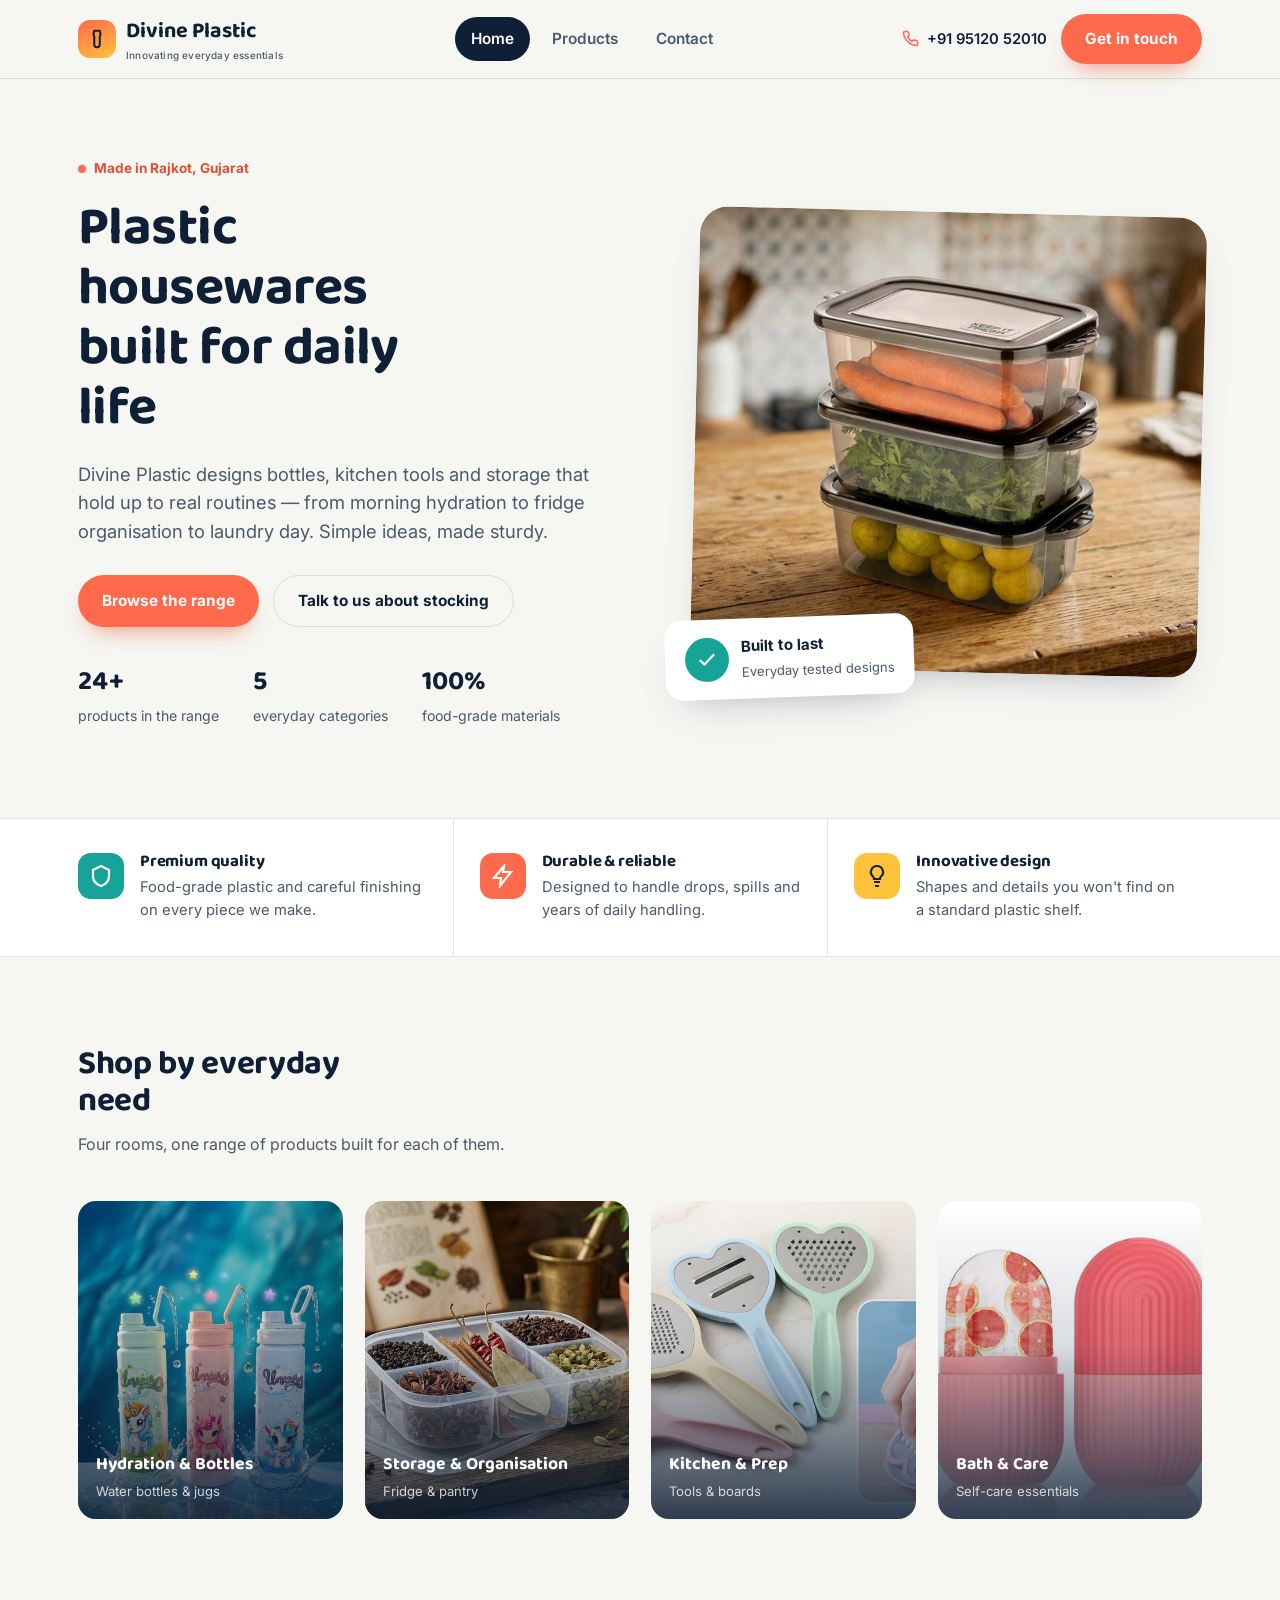
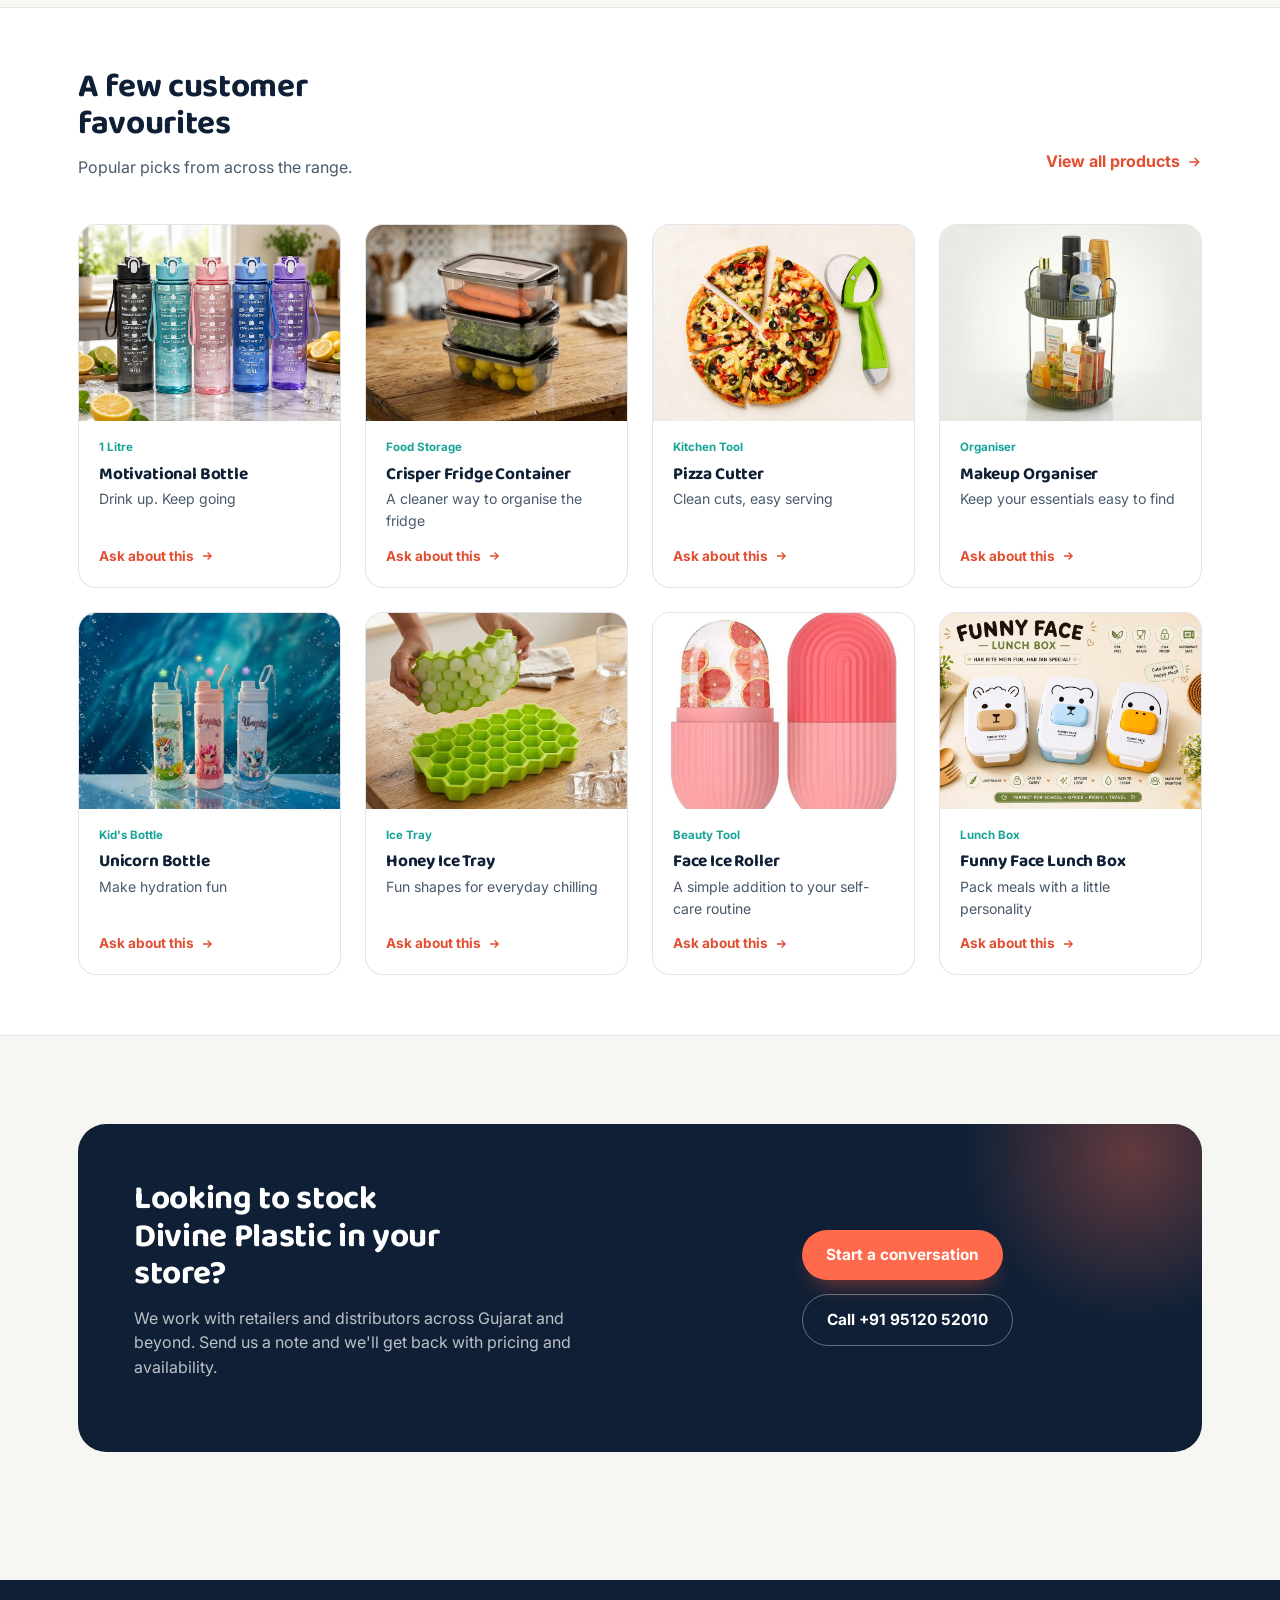
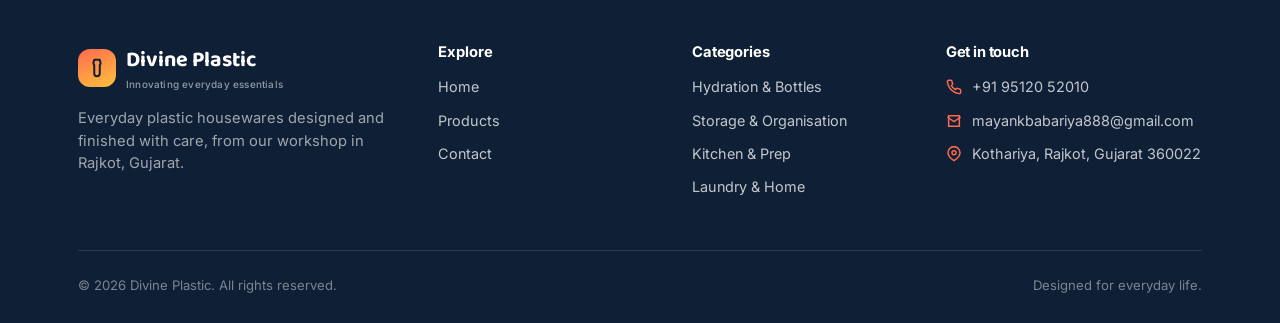
<file: index.html>
<!doctype html>
<html lang="en">
<head>
<meta charset="UTF-8">
<meta name="viewport" content="width=device-width, initial-scale=1.0">
<title>Divine Plastic — Everyday plastic essentials, made to last</title>
<meta name="description" content="Divine Plastic makes durable, thoughtfully designed plastic housewares — bottles, kitchen organisers, storage and more — from Rajkot, Gujarat.">
<link rel="canonical" href="https://www.divineplastic.example.com/index.html">

<meta property="og:type" content="website">
<meta property="og:title" content="Divine Plastic — Everyday plastic essentials, made to last">
<meta property="og:description" content="Durable, thoughtfully designed plastic housewares — bottles, kitchen organisers, storage and more — from Rajkot, Gujarat.">
<meta property="og:image" content="https://www.divineplastic.example.com/assets/hero.jpg">
<meta property="og:url" content="https://www.divineplastic.example.com/index.html">
<meta property="og:site_name" content="Divine Plastic">
<meta name="twitter:card" content="summary_large_image">
<meta name="twitter:title" content="Divine Plastic — Everyday plastic essentials, made to last">
<meta name="twitter:description" content="Durable, thoughtfully designed plastic housewares from Rajkot, Gujarat.">
<meta name="twitter:image" content="https://www.divineplastic.example.com/assets/hero.jpg">

<script type="application/ld+json">
{
  "@context": "https://schema.org",
  "@type": "LocalBusiness",
  "name": "Divine Plastic",
  "description": "Manufacturer of everyday plastic housewares — bottles, kitchen tools, storage and organisers, bath essentials, and laundry accessories.",
  "image": "https://www.divineplastic.example.com/assets/hero.jpg",
  "telephone": "+91-95120-52010",
  "email": "mayankbabariya888@gmail.com",
  "address": {
    "@type": "PostalAddress",
    "streetAddress": "Kothariya",
    "addressLocality": "Rajkot",
    "addressRegion": "Gujarat",
    "postalCode": "360022",
    "addressCountry": "IN"
  },
  "url": "https://www.divineplastic.example.com/index.html",
  "openingHoursSpecification": {
    "@type": "OpeningHoursSpecification",
    "dayOfWeek": ["Monday","Tuesday","Wednesday","Thursday","Friday","Saturday"],
    "opens": "10:00",
    "closes": "19:00"
  }
}
</script>

<link rel="preconnect" href="https://fonts.googleapis.com">
<link href="https://fonts.googleapis.com/css2?family=Baloo+2:wght@500;600;700;800&family=Inter:wght@400;500;600;700&display=swap" rel="stylesheet">
<link rel="stylesheet" href="css/style.css">
</head>
<body>

<header class="site-header">
  <div class="container">
    <a href="index.html" class="logo">
      <span class="mark">
        <svg viewBox="0 0 24 24" fill="none" stroke="#0F2036" stroke-width="2.2" stroke-linecap="round" stroke-linejoin="round"><path d="M9 3h6l1 4-1 2v9a3 3 0 0 1-3 3h0a3 3 0 0 1-3-3v-9L8 7z"/></svg>
      </span>
      <span>Divine Plastic<small>Innovating everyday essentials</small></span>
    </a>

    <nav class="main-nav" aria-label="Primary">
      <a href="index.html" class="active">Home</a>
      <a href="products.html">Products</a>
      <a href="contact.html">Contact</a>
    </nav>

    <div class="header-actions">
      <a class="phone-chip" href="tel:+919512052010">
        <svg viewBox="0 0 24 24" fill="none" stroke="currentColor" stroke-width="2.2"><path d="M22 16.92v3a2 2 0 0 1-2.18 2 19.79 19.79 0 0 1-8.63-3.07 19.5 19.5 0 0 1-6-6 19.79 19.79 0 0 1-3.07-8.67A2 2 0 0 1 4.11 2h3a2 2 0 0 1 2 1.72c.127.96.361 1.903.7 2.81a2 2 0 0 1-.45 2.11L8.09 9.91a16 16 0 0 0 6 6l1.27-1.27a2 2 0 0 1 2.11-.45c.907.339 1.85.573 2.81.7A2 2 0 0 1 22 16.92z"/></svg>
        +91 95120 52010
      </a>
      <a href="contact.html" class="btn btn-primary">Get in touch</a>
      <button class="nav-toggle" aria-label="Open menu" aria-expanded="false">
        <svg viewBox="0 0 24 24" fill="none" stroke="#16263B" stroke-width="2.2" stroke-linecap="round"><path d="M4 7h16M4 12h16M4 17h16"/></svg>
      </button>
    </div>
  </div>
</header>

<div class="mobile-nav">
  <a href="index.html">Home</a>
  <a href="products.html">Products</a>
  <a href="contact.html">Contact</a>
  <a class="phone-chip" href="tel:+919512052010">
    <svg viewBox="0 0 24 24" fill="none" stroke="currentColor" stroke-width="2.2"><path d="M22 16.92v3a2 2 0 0 1-2.18 2 19.79 19.79 0 0 1-8.63-3.07 19.5 19.5 0 0 1-6-6 19.79 19.79 0 0 1-3.07-8.67A2 2 0 0 1 4.11 2h3a2 2 0 0 1 2 1.72c.127.96.361 1.903.7 2.81a2 2 0 0 1-.45 2.11L8.09 9.91a16 16 0 0 0 6 6l1.27-1.27a2 2 0 0 1 2.11-.45c.907.339 1.85.573 2.81.7A2 2 0 0 1 22 16.92z"/></svg>
    +91 95120 52010
  </a>
  <a href="contact.html" class="btn btn-primary">Get in touch</a>
</div>

<main>

  <section class="hero">
    <div class="container">
      <div class="hero-copy">
        <span class="hero-eyebrow">Made in Rajkot, Gujarat</span>
        <h1>Plastic housewares built for daily life</h1>
        <p class="lede">Divine Plastic designs bottles, kitchen tools and storage that hold up to real routines — from morning hydration to fridge organisation to laundry day. Simple ideas, made sturdy.</p>
        <div class="hero-ctas">
          <a href="products.html" class="btn btn-primary">Browse the range</a>
          <a href="contact.html" class="btn btn-ghost">Talk to us about stocking</a>
        </div>
        <div class="hero-stats">
          <div><strong>24+</strong><span>products in the range</span></div>
          <div><strong>5</strong><span>everyday categories</span></div>
          <div><strong>100%</strong><span>food-grade materials</span></div>
        </div>
      </div>

      <div class="hero-media">
        <div class="frame"><img src="assets/hero.jpg" alt="Stacked Divine Plastic fridge containers filled with fresh vegetables" width="1400" height="933"></div>
        <div class="float-card">
          <span class="dot">
            <svg viewBox="0 0 24 24" fill="none" stroke="currentColor" stroke-width="2.4"><path d="M20 6L9 17l-5-5"/></svg>
          </span>
          <div>
            <strong>Built to last</strong>
            <span>Everyday tested designs</span>
          </div>
        </div>
      </div>
    </div>
  </section>

  <section class="trust">
    <div class="container">
      <div class="trust-item">
        <span class="icon" style="background:#17A398">
          <svg viewBox="0 0 24 24" fill="none" stroke="currentColor" stroke-width="2.2"><path d="M12 2l8 4v6c0 5-3.4 8.4-8 10-4.6-1.6-8-5-8-10V6z"/></svg>
        </span>
        <div>
          <h3>Premium quality</h3>
          <p>Food-grade plastic and careful finishing on every piece we make.</p>
        </div>
      </div>
      <div class="trust-item">
        <span class="icon" style="background:#FF6A4D">
          <svg viewBox="0 0 24 24" fill="none" stroke="currentColor" stroke-width="2.2"><path d="M13 2L3 14h7l-1 8 11-14h-8z"/></svg>
        </span>
        <div>
          <h3>Durable &amp; reliable</h3>
          <p>Designed to handle drops, spills and years of daily handling.</p>
        </div>
      </div>
      <div class="trust-item">
        <span class="icon" style="background:#FFC23C">
          <svg viewBox="0 0 24 24" fill="none" stroke="#16263B" stroke-width="2.2"><path d="M9 18h6M10 22h4M12 2a6 6 0 0 0-4 10.5c.6.5 1 1.4 1 2.5h6c0-1.1.4-2 1-2.5A6 6 0 0 0 12 2z"/></svg>
        </span>
        <div>
          <h3>Innovative design</h3>
          <p>Shapes and details you won't find on a standard plastic shelf.</p>
        </div>
      </div>
    </div>
  </section>

  <section class="section">
    <div class="container">
      <div class="section-head">
        <div>
          <h2>Shop by everyday need</h2>
          <p>Four rooms, one range of products built for each of them.</p>
        </div>
      </div>
      <div class="cat-grid">
        <a class="cat-tile" href="products.html?category=hydration">
          <img src="assets/products/unicorn-bottle.jpg" alt="Divine Plastic hydration bottles">
          <span class="label"><strong>Hydration &amp; Bottles</strong><span>Water bottles &amp; jugs</span></span>
        </a>
        <a class="cat-tile" href="products.html?category=storage">
          <img src="assets/products/5in1-container.jpg" alt="Divine Plastic storage containers">
          <span class="label"><strong>Storage &amp; Organisation</strong><span>Fridge &amp; pantry</span></span>
        </a>
        <a class="cat-tile" href="products.html?category=kitchen">
          <img src="assets/products/grater.jpg" alt="Divine Plastic kitchen tools">
          <span class="label"><strong>Kitchen &amp; Prep</strong><span>Tools &amp; boards</span></span>
        </a>
        <a class="cat-tile" href="products.html?category=bath">
          <img src="assets/products/face-ice-roller.jpeg" alt="Divine Plastic bath and care products">
          <span class="label"><strong>Bath &amp; Care</strong><span>Self-care essentials</span></span>
        </a>
      </div>
    </div>
  </section>

  <section class="section section-tight" style="background:var(--white); border-top:1px solid var(--line); border-bottom:1px solid var(--line);">
    <div class="container">
      <div class="section-head">
        <div>
          <h2>A few customer favourites</h2>
          <p>Popular picks from across the range.</p>
        </div>
        <a class="link-more" href="products.html">
          View all products
          <svg viewBox="0 0 24 24" fill="none" stroke="currentColor" stroke-width="2.4"><path d="M5 12h14M13 6l6 6-6 6"/></svg>
        </a>
      </div>
      <div class="product-grid" id="featured-grid">
      <article class="product-card" data-group="hydration">
        <div class="thumb"><img src="assets/products/motivational-bottle.jpg" alt="Motivational Bottle" loading="lazy" width="1075" height="717"></div>
        <div class="body">
          <span class="tag">1 Litre</span>
          <h3>Motivational Bottle</h3>
          <p>Drink up. Keep going</p>
          <a class="enquire" href="contact.html?product=Motivational%20Bottle">
            Ask about this
            <svg viewBox="0 0 24 24" fill="none" stroke="currentColor" stroke-width="2.4"><path d="M5 12h14M13 6l6 6-6 6"/></svg>
          </a>
        </div>
      </article>
      <article class="product-card" data-group="storage">
        <div class="thumb"><img src="assets/products/crisper-fridge-container.jpg" alt="Crisper Fridge Container" loading="lazy" width="1376" height="768"></div>
        <div class="body">
          <span class="tag">Food Storage</span>
          <h3>Crisper Fridge Container</h3>
          <p>A cleaner way to organise the fridge</p>
          <a class="enquire" href="contact.html?product=Crisper%20Fridge%20Container">
            Ask about this
            <svg viewBox="0 0 24 24" fill="none" stroke="currentColor" stroke-width="2.4"><path d="M5 12h14M13 6l6 6-6 6"/></svg>
          </a>
        </div>
      </article>
      <article class="product-card" data-group="kitchen">
        <div class="thumb"><img src="assets/products/pizza-cutter.jpg" alt="Pizza Cutter" loading="lazy" width="1076" height="717"></div>
        <div class="body">
          <span class="tag">Kitchen Tool</span>
          <h3>Pizza Cutter</h3>
          <p>Clean cuts, easy serving</p>
          <a class="enquire" href="contact.html?product=Pizza%20Cutter">
            Ask about this
            <svg viewBox="0 0 24 24" fill="none" stroke="currentColor" stroke-width="2.4"><path d="M5 12h14M13 6l6 6-6 6"/></svg>
          </a>
        </div>
      </article>
      <article class="product-card" data-group="storage">
        <div class="thumb"><img src="assets/products/makeup-organiser.jpg" alt="Makeup Organiser" loading="lazy" width="1239" height="692"></div>
        <div class="body">
          <span class="tag">Organiser</span>
          <h3>Makeup Organiser</h3>
          <p>Keep your essentials easy to find</p>
          <a class="enquire" href="contact.html?product=Makeup%20Organiser">
            Ask about this
            <svg viewBox="0 0 24 24" fill="none" stroke="currentColor" stroke-width="2.4"><path d="M5 12h14M13 6l6 6-6 6"/></svg>
          </a>
        </div>
      </article>
      <article class="product-card" data-group="hydration">
        <div class="thumb"><img src="assets/products/unicorn-bottle.jpg" alt="Unicorn Bottle" loading="lazy" width="1376" height="768"></div>
        <div class="body">
          <span class="tag">Kid's Bottle</span>
          <h3>Unicorn Bottle</h3>
          <p>Make hydration fun</p>
          <a class="enquire" href="contact.html?product=Unicorn%20Bottle">
            Ask about this
            <svg viewBox="0 0 24 24" fill="none" stroke="currentColor" stroke-width="2.4"><path d="M5 12h14M13 6l6 6-6 6"/></svg>
          </a>
        </div>
      </article>
      <article class="product-card" data-group="kitchen">
        <div class="thumb"><img src="assets/products/honey-ice-tray.jpg" alt="Honey Ice Tray" loading="lazy" width="1239" height="692"></div>
        <div class="body">
          <span class="tag">Ice Tray</span>
          <h3>Honey Ice Tray</h3>
          <p>Fun shapes for everyday chilling</p>
          <a class="enquire" href="contact.html?product=Honey%20Ice%20Tray">
            Ask about this
            <svg viewBox="0 0 24 24" fill="none" stroke="currentColor" stroke-width="2.4"><path d="M5 12h14M13 6l6 6-6 6"/></svg>
          </a>
        </div>
      </article>
      <article class="product-card" data-group="bath">
        <div class="thumb"><img src="assets/products/face-ice-roller.jpeg" alt="Face Ice Roller" loading="lazy" width="1376" height="768"></div>
        <div class="body">
          <span class="tag">Beauty Tool</span>
          <h3>Face Ice Roller</h3>
          <p>A simple addition to your self-care routine</p>
          <a class="enquire" href="contact.html?product=Face%20Ice%20Roller">
            Ask about this
            <svg viewBox="0 0 24 24" fill="none" stroke="currentColor" stroke-width="2.4"><path d="M5 12h14M13 6l6 6-6 6"/></svg>
          </a>
        </div>
      </article>
      <article class="product-card" data-group="kitchen">
        <div class="thumb"><img src="assets/products/funny-face-lunchbox.jpg" alt="Funny Face Lunch Box" loading="lazy" width="1076" height="717"></div>
        <div class="body">
          <span class="tag">Lunch Box</span>
          <h3>Funny Face Lunch Box</h3>
          <p>Pack meals with a little personality</p>
          <a class="enquire" href="contact.html?product=Funny%20Face%20Lunch%20Box">
            Ask about this
            <svg viewBox="0 0 24 24" fill="none" stroke="currentColor" stroke-width="2.4"><path d="M5 12h14M13 6l6 6-6 6"/></svg>
          </a>
        </div>
      </article>
      </div>
    </div>
  </section>

  <section class="section">
    <div class="container">
      <div class="cta-banner">
        <div>
          <h2>Looking to stock Divine Plastic in your store?</h2>
          <p>We work with retailers and distributors across Gujarat and beyond. Send us a note and we'll get back with pricing and availability.</p>
        </div>
        <div class="actions">
          <a href="contact.html" class="btn btn-primary">Start a conversation</a>
          <a href="tel:+919512052010" class="btn btn-ghost on-dark">Call +91 95120 52010</a>
        </div>
      </div>
    </div>
  </section>

</main>

<footer class="site-footer">
  <div class="container">
    <div class="footer-grid">
      <div>
        <span class="logo">
          <span class="mark">
            <svg viewBox="0 0 24 24" fill="none" stroke="#0F2036" stroke-width="2.2" stroke-linecap="round" stroke-linejoin="round"><path d="M9 3h6l1 4-1 2v9a3 3 0 0 1-3 3h0a3 3 0 0 1-3-3v-9L8 7z"/></svg>
          </span>
          <span>Divine Plastic<small>Innovating everyday essentials</small></span>
        </span>
        <p>Everyday plastic housewares designed and finished with care, from our workshop in Rajkot, Gujarat.</p>
      </div>
      <div class="footer-col">
        <h4>Explore</h4>
        <ul>
          <li><a href="index.html">Home</a></li>
          <li><a href="products.html">Products</a></li>
          <li><a href="contact.html">Contact</a></li>
        </ul>
      </div>
      <div class="footer-col">
        <h4>Categories</h4>
        <ul>
          <li><a href="products.html?category=hydration">Hydration &amp; Bottles</a></li>
          <li><a href="products.html?category=storage">Storage &amp; Organisation</a></li>
          <li><a href="products.html?category=kitchen">Kitchen &amp; Prep</a></li>
          <li><a href="products.html?category=laundry">Laundry &amp; Home</a></li>
        </ul>
      </div>
      <div class="footer-col">
        <h4>Get in touch</h4>
        <ul>
          <li class="contact-line">
            <svg viewBox="0 0 24 24" fill="none" stroke="currentColor" stroke-width="2.2"><path d="M22 16.92v3a2 2 0 0 1-2.18 2 19.79 19.79 0 0 1-8.63-3.07 19.5 19.5 0 0 1-6-6 19.79 19.79 0 0 1-3.07-8.67A2 2 0 0 1 4.11 2h3a2 2 0 0 1 2 1.72c.127.96.361 1.903.7 2.81a2 2 0 0 1-.45 2.11L8.09 9.91a16 16 0 0 0 6 6l1.27-1.27a2 2 0 0 1 2.11-.45c.907.339 1.85.573 2.81.7A2 2 0 0 1 22 16.92z"/></svg>
            <a href="tel:+919512052010">+91 95120 52010</a>
          </li>
          <li class="contact-line">
            <svg viewBox="0 0 24 24" fill="none" stroke="currentColor" stroke-width="2.2"><path d="M4 4h16v16H4z"/><path d="M22 6l-10 7L2 6"/></svg>
            <a href="mailto:mayankbabariya888@gmail.com">mayankbabariya888@gmail.com</a>
          </li>
          <li class="contact-line">
            <svg viewBox="0 0 24 24" fill="none" stroke="currentColor" stroke-width="2.2"><path d="M21 10c0 6-9 12-9 12s-9-6-9-12a9 9 0 0 1 18 0z"/><circle cx="12" cy="10" r="3"/></svg>
            <span>Kothariya, Rajkot, Gujarat 360022</span>
          </li>
        </ul>
      </div>
    </div>
    <div class="footer-bottom">
      <span>© 2026 Divine Plastic. All rights reserved.</span>
      <span>Designed for everyday life.</span>
    </div>
  </div>
</footer>

<script src="js/main.js"></script>
</body>
</html>
</file>
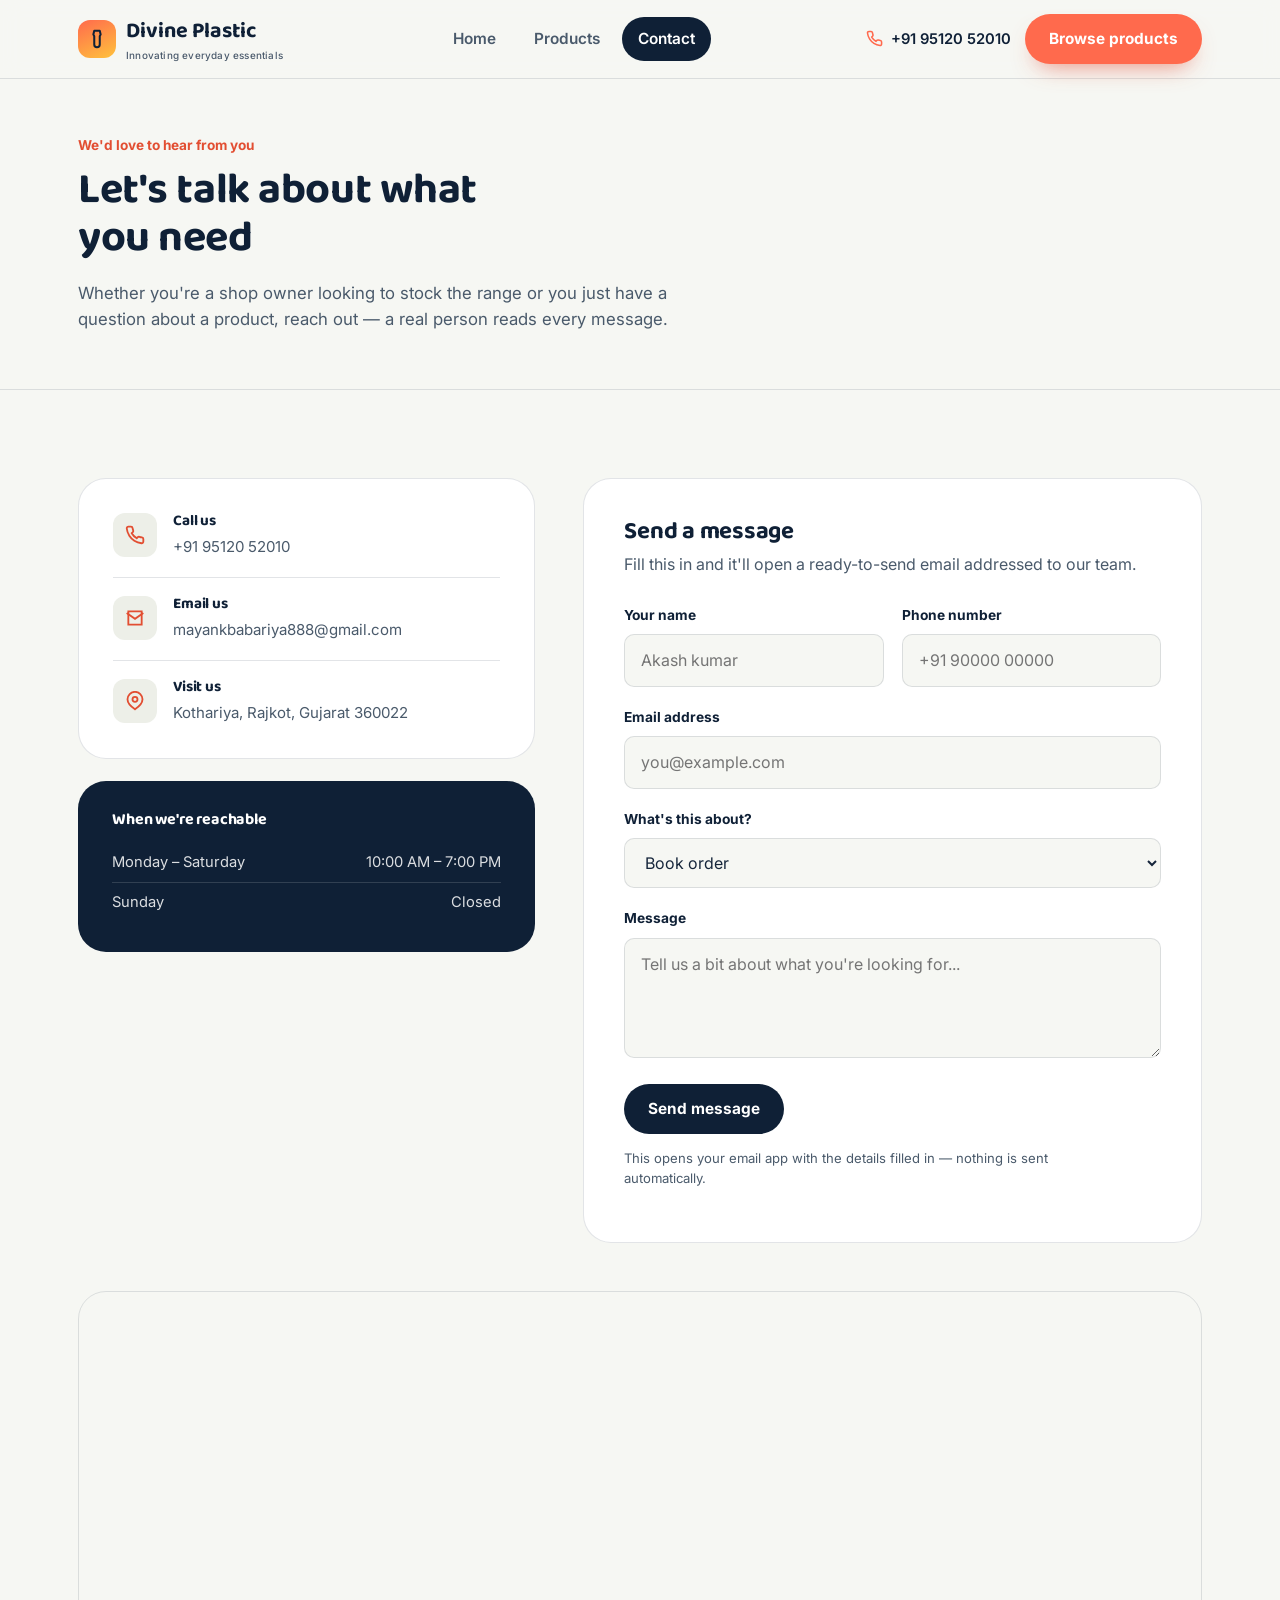
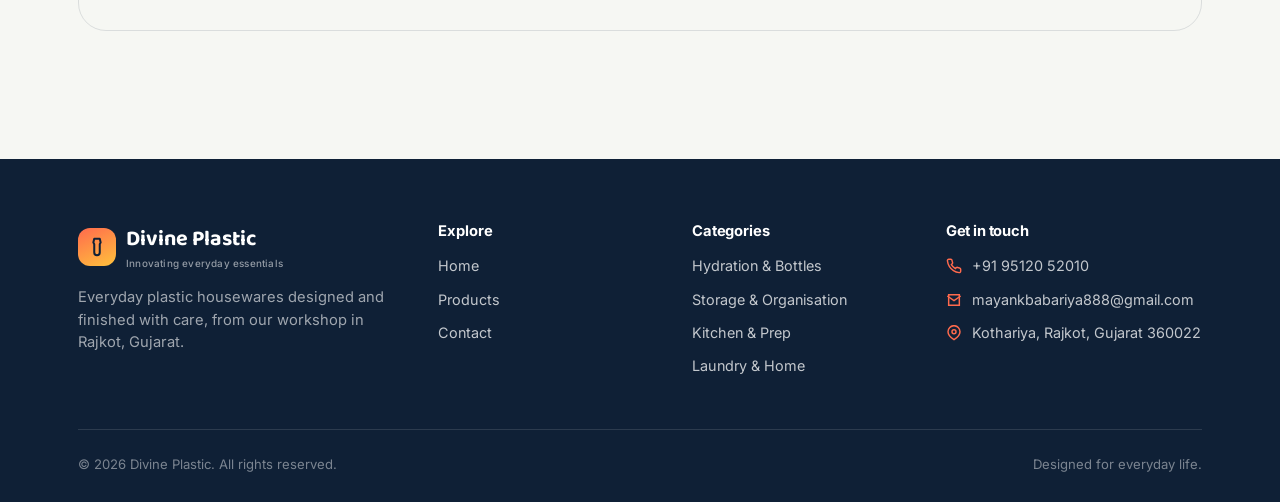
<file: contact.html>
<!doctype html>
<html lang="en">
<head>
<meta charset="UTF-8">
<meta name="viewport" content="width=device-width, initial-scale=1.0">
<title>Contact — Divine Plastic</title>
<meta name="description" content="Get in touch with Divine Plastic in Rajkot, Gujarat — call, email, or send a message about products or bulk orders.">
<link rel="canonical" href="https://www.divineplastic.example.com/contact.html">

<meta property="og:type" content="website">
<meta property="og:title" content="Contact — Divine Plastic">
<meta property="og:description" content="Get in touch with Divine Plastic in Rajkot, Gujarat — call, email, or send a message about products or bulk orders.">
<meta property="og:image" content="https://www.divineplastic.example.com/assets/hero.jpg">
<meta property="og:url" content="https://www.divineplastic.example.com/contact.html">
<meta property="og:site_name" content="Divine Plastic">
<meta name="twitter:card" content="summary_large_image">
<meta name="twitter:title" content="Contact — Divine Plastic">
<meta name="twitter:description" content="Call, email, or message Divine Plastic in Rajkot, Gujarat.">
<meta name="twitter:image" content="https://www.divineplastic.example.com/assets/hero.jpg">

<link rel="preconnect" href="https://fonts.googleapis.com">
<link href="https://fonts.googleapis.com/css2?family=Baloo+2:wght@500;600;700;800&family=Inter:wght@400;500;600;700&display=swap" rel="stylesheet">
<link rel="stylesheet" href="css/style.css">
</head>
<body>

<header class="site-header">
  <div class="container">
    <a href="index.html" class="logo">
      <span class="mark">
        <svg viewBox="0 0 24 24" fill="none" stroke="#0F2036" stroke-width="2.2" stroke-linecap="round" stroke-linejoin="round"><path d="M9 3h6l1 4-1 2v9a3 3 0 0 1-3 3h0a3 3 0 0 1-3-3v-9L8 7z"/></svg>
      </span>
      <span>Divine Plastic<small>Innovating everyday essentials</small></span>
    </a>

    <nav class="main-nav" aria-label="Primary">
      <a href="index.html">Home</a>
      <a href="products.html">Products</a>
      <a href="contact.html" class="active">Contact</a>
    </nav>

    <div class="header-actions">
      <a class="phone-chip" href="tel:+919512052010">
        <svg viewBox="0 0 24 24" fill="none" stroke="currentColor" stroke-width="2.2"><path d="M22 16.92v3a2 2 0 0 1-2.18 2 19.79 19.79 0 0 1-8.63-3.07 19.5 19.5 0 0 1-6-6 19.79 19.79 0 0 1-3.07-8.67A2 2 0 0 1 4.11 2h3a2 2 0 0 1 2 1.72c.127.96.361 1.903.7 2.81a2 2 0 0 1-.45 2.11L8.09 9.91a16 16 0 0 0 6 6l1.27-1.27a2 2 0 0 1 2.11-.45c.907.339 1.85.573 2.81.7A2 2 0 0 1 22 16.92z"/></svg>
        +91 95120 52010
      </a>
      <a href="products.html" class="btn btn-primary">Browse products</a>
      <button class="nav-toggle" aria-label="Open menu" aria-expanded="false">
        <svg viewBox="0 0 24 24" fill="none" stroke="#16263B" stroke-width="2.2" stroke-linecap="round"><path d="M4 7h16M4 12h16M4 17h16"/></svg>
      </button>
    </div>
  </div>
</header>

<div class="mobile-nav">
  <a href="index.html">Home</a>
  <a href="products.html">Products</a>
  <a href="contact.html">Contact</a>
  <a class="phone-chip" href="tel:+919512052010">
    <svg viewBox="0 0 24 24" fill="none" stroke="currentColor" stroke-width="2.2"><path d="M22 16.92v3a2 2 0 0 1-2.18 2 19.79 19.79 0 0 1-8.63-3.07 19.5 19.5 0 0 1-6-6 19.79 19.79 0 0 1-3.07-8.67A2 2 0 0 1 4.11 2h3a2 2 0 0 1 2 1.72c.127.96.361 1.903.7 2.81a2 2 0 0 1-.45 2.11L8.09 9.91a16 16 0 0 0 6 6l1.27-1.27a2 2 0 0 1 2.11-.45c.907.339 1.85.573 2.81.7A2 2 0 0 1 22 16.92z"/></svg>
    +91 95120 52010
  </a>
  <a href="products.html" class="btn btn-primary">Browse products</a>
</div>

<main>
  <section class="page-header">
    <div class="container">
      <span class="kicker">We'd love to hear from you</span>
      <h1>Let's talk about what you need</h1>
      <p>Whether you're a shop owner looking to stock the range or you just have a question about a product, reach out — a real person reads every message.</p>
    </div>
  </section>

  <section class="section">
    <div class="container">
      <div class="contact-layout">

        <div>
          <div class="contact-card">
            <div class="contact-detail">
              <span class="icon">
                <svg viewBox="0 0 24 24" fill="none" stroke="currentColor" stroke-width="2.2"><path d="M22 16.92v3a2 2 0 0 1-2.18 2 19.79 19.79 0 0 1-8.63-3.07 19.5 19.5 0 0 1-6-6 19.79 19.79 0 0 1-3.07-8.67A2 2 0 0 1 4.11 2h3a2 2 0 0 1 2 1.72c.127.96.361 1.903.7 2.81a2 2 0 0 1-.45 2.11L8.09 9.91a16 16 0 0 0 6 6l1.27-1.27a2 2 0 0 1 2.11-.45c.907.339 1.85.573 2.81.7A2 2 0 0 1 22 16.92z"/></svg>
              </span>
              <div>
                <h3>Call us</h3>
                <a href="tel:+919512052010">+91 95120 52010</a>
              </div>
            </div>
            <div class="contact-detail">
              <span class="icon">
                <svg viewBox="0 0 24 24" fill="none" stroke="currentColor" stroke-width="2.2"><path d="M4 4h16v16H4z"/><path d="M22 6l-10 7L2 6"/></svg>
              </span>
              <div>
                <h3>Email us</h3>
                <a href="mailto:mayankbabariya888@gmail.com">mayankbabariya888@gmail.com</a>
              </div>
            </div>
            <div class="contact-detail">
              <span class="icon">
                <svg viewBox="0 0 24 24" fill="none" stroke="currentColor" stroke-width="2.2"><path d="M21 10c0 6-9 12-9 12s-9-6-9-12a9 9 0 0 1 18 0z"/><circle cx="12" cy="10" r="3"/></svg>
              </span>
              <div>
                <h3>Visit us</h3>
                <a href="https://www.google.com/maps/search/?api=1&query=Kothariya+Rajkot+Gujarat+360022" target="_blank" rel="noopener">Kothariya, Rajkot, Gujarat 360022</a>
              </div>
            </div>
          </div>

          <div class="hours-card">
            <h3>When we're reachable</h3>
            <div class="hours-row"><span>Monday – Saturday</span><span>10:00 AM – 7:00 PM</span></div>
            <div class="hours-row"><span>Sunday</span><span>Closed</span></div>
          </div>
        </div>

        <div class="form-card">
          <h2>Send a message</h2>
          <p>Fill this in and it'll open a ready-to-send email addressed to our team.</p>

          <div class="form-success">Thanks — your email app should be open now. If nothing happened, write to us directly at mayankbabariya888@gmail.com.</div>

          <form id="contact-form">
            <div class="field-row">
              <div class="field">
                <label for="name">Your name</label>
                <input type="text" id="name" name="name" placeholder="Akash kumar" required>
              </div>
              <div class="field">
                <label for="phone">Phone number</label>
                <input type="tel" id="phone" name="phone" placeholder="+91 90000 00000">
              </div>
            </div>
            <div class="field">
              <label for="email">Email address</label>
              <input type="email" id="email" name="email" placeholder="you@example.com" required>
            </div>
            <div class="field">
              <label for="reason">What's this about?</label>
              <select id="reason" name="reason">
                <option>Book order</option>
                <option>General enquiry</option>
                <!-- <option>Becoming a stockist</option> -->
                <option>Product question</option>
              </select>
            </div>
            <div class="field">
              <label for="message">Message</label>
              <textarea id="message" name="message" placeholder="Tell us a bit about what you're looking for..." required></textarea>
            </div>
            <button type="submit" class="btn btn-dark">Send message</button>
            <p class="form-note">This opens your email app with the details filled in — nothing is sent automatically.</p>
          </form>
        </div>

      </div>

      <div class="map-embed">
        <iframe
          src="https://www.google.com/maps?q=Kothariya,Rajkot,Gujarat+360022&output=embed"
          loading="lazy"
          referrerpolicy="no-referrer-when-downgrade"
          title="Divine Plastic location in Kothariya, Rajkot"></iframe>
      </div>
    </div>
  </section>
</main>

<footer class="site-footer">
  <div class="container">
    <div class="footer-grid">
      <div>
        <span class="logo">
          <span class="mark">
            <svg viewBox="0 0 24 24" fill="none" stroke="#0F2036" stroke-width="2.2" stroke-linecap="round" stroke-linejoin="round"><path d="M9 3h6l1 4-1 2v9a3 3 0 0 1-3 3h0a3 3 0 0 1-3-3v-9L8 7z"/></svg>
          </span>
          <span>Divine Plastic<small>Innovating everyday essentials</small></span>
        </span>
        <p>Everyday plastic housewares designed and finished with care, from our workshop in Rajkot, Gujarat.</p>
      </div>
      <div class="footer-col">
        <h4>Explore</h4>
        <ul>
          <li><a href="index.html">Home</a></li>
          <li><a href="products.html">Products</a></li>
          <li><a href="contact.html">Contact</a></li>
        </ul>
      </div>
      <div class="footer-col">
        <h4>Categories</h4>
        <ul>
          <li><a href="products.html?category=hydration">Hydration &amp; Bottles</a></li>
          <li><a href="products.html?category=storage">Storage &amp; Organisation</a></li>
          <li><a href="products.html?category=kitchen">Kitchen &amp; Prep</a></li>
          <li><a href="products.html?category=laundry">Laundry &amp; Home</a></li>
        </ul>
      </div>
      <div class="footer-col">
        <h4>Get in touch</h4>
        <ul>
          <li class="contact-line">
            <svg viewBox="0 0 24 24" fill="none" stroke="currentColor" stroke-width="2.2"><path d="M22 16.92v3a2 2 0 0 1-2.18 2 19.79 19.79 0 0 1-8.63-3.07 19.5 19.5 0 0 1-6-6 19.79 19.79 0 0 1-3.07-8.67A2 2 0 0 1 4.11 2h3a2 2 0 0 1 2 1.72c.127.96.361 1.903.7 2.81a2 2 0 0 1-.45 2.11L8.09 9.91a16 16 0 0 0 6 6l1.27-1.27a2 2 0 0 1 2.11-.45c.907.339 1.85.573 2.81.7A2 2 0 0 1 22 16.92z"/></svg>
            <a href="tel:+919512052010">+91 95120 52010</a>
          </li>
          <li class="contact-line">
            <svg viewBox="0 0 24 24" fill="none" stroke="currentColor" stroke-width="2.2"><path d="M4 4h16v16H4z"/><path d="M22 6l-10 7L2 6"/></svg>
            <a href="mailto:mayankbabariya888@gmail.com">mayankbabariya888@gmail.com</a>
          </li>
          <li class="contact-line">
            <svg viewBox="0 0 24 24" fill="none" stroke="currentColor" stroke-width="2.2"><path d="M21 10c0 6-9 12-9 12s-9-6-9-12a9 9 0 0 1 18 0z"/><circle cx="12" cy="10" r="3"/></svg>
            <span>Kothariya, Rajkot, Gujarat 360022</span>
          </li>
        </ul>
      </div>
    </div>
    <div class="footer-bottom">
      <span>© 2026 Divine Plastic. All rights reserved.</span>
      <span>Designed for everyday life.</span>
    </div>
  </div>
</footer>

<script src="js/main.js"></script>
</body>
</html>
</file>
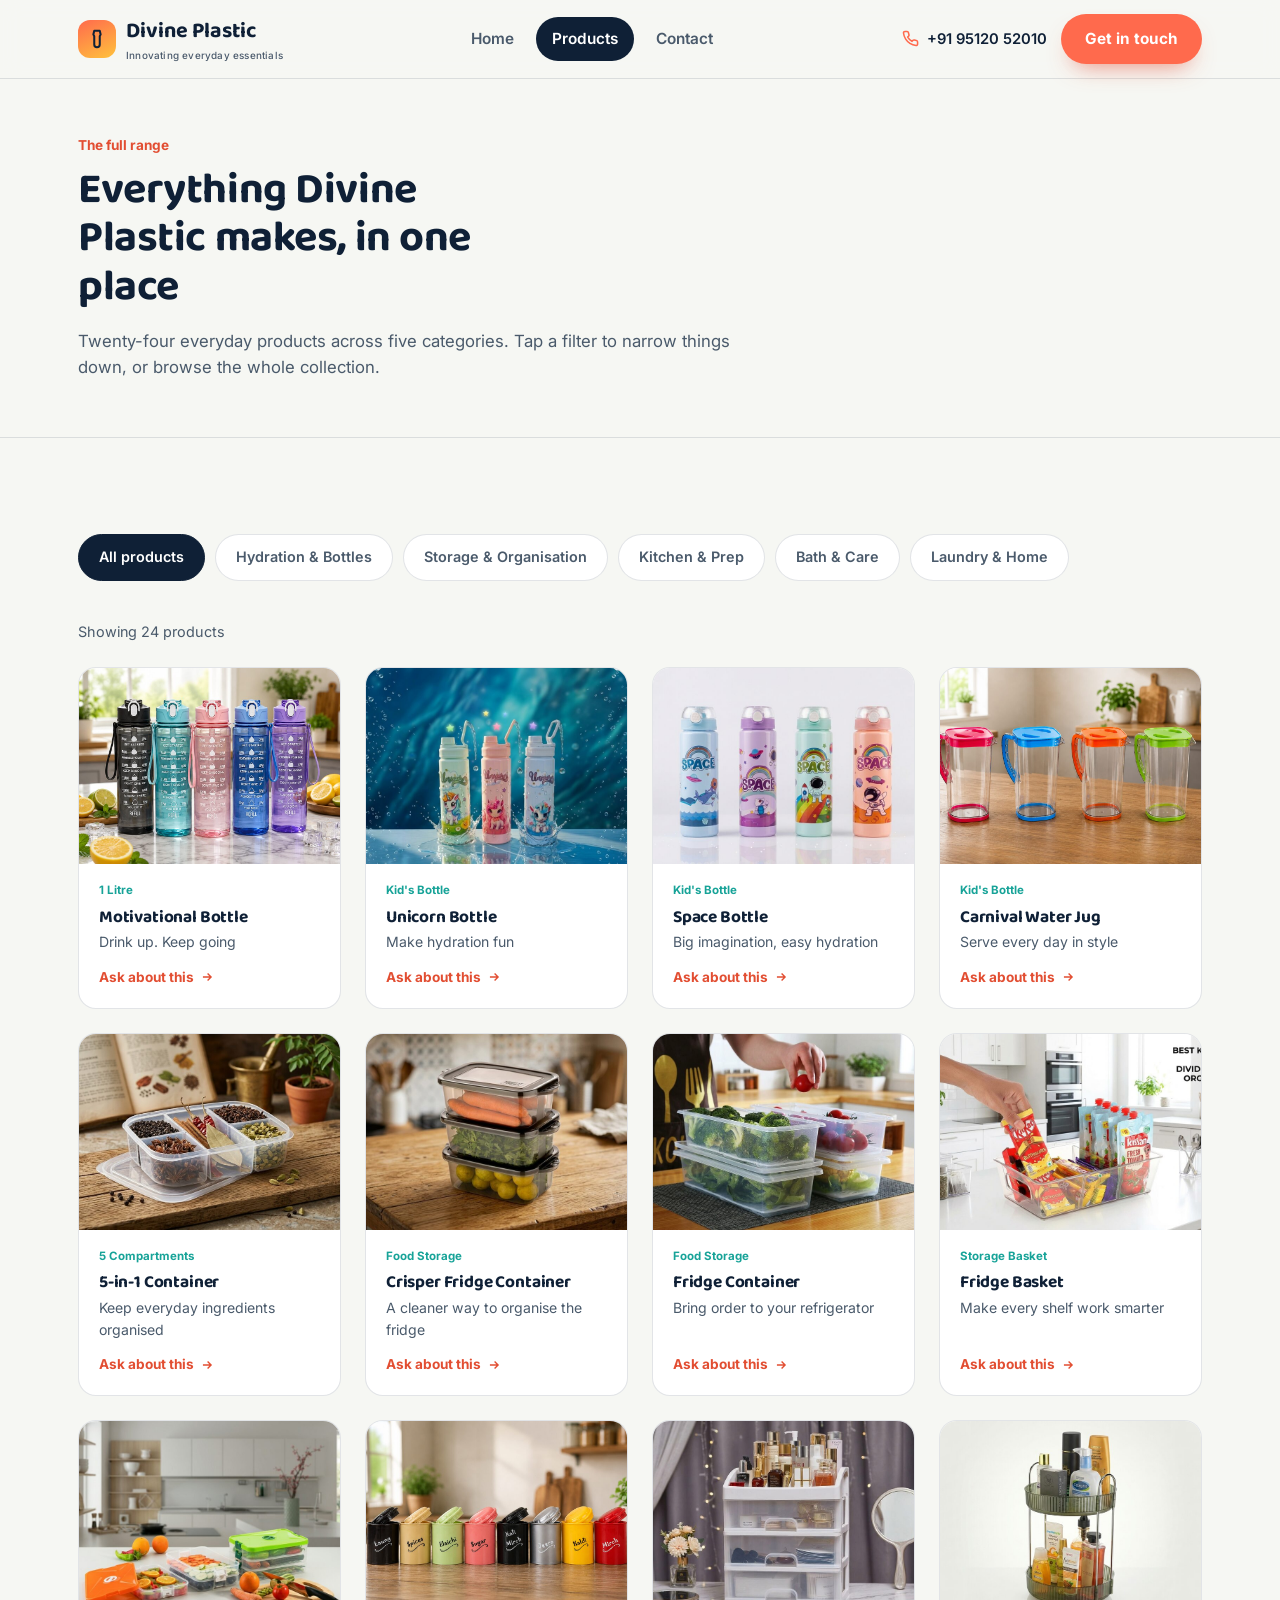
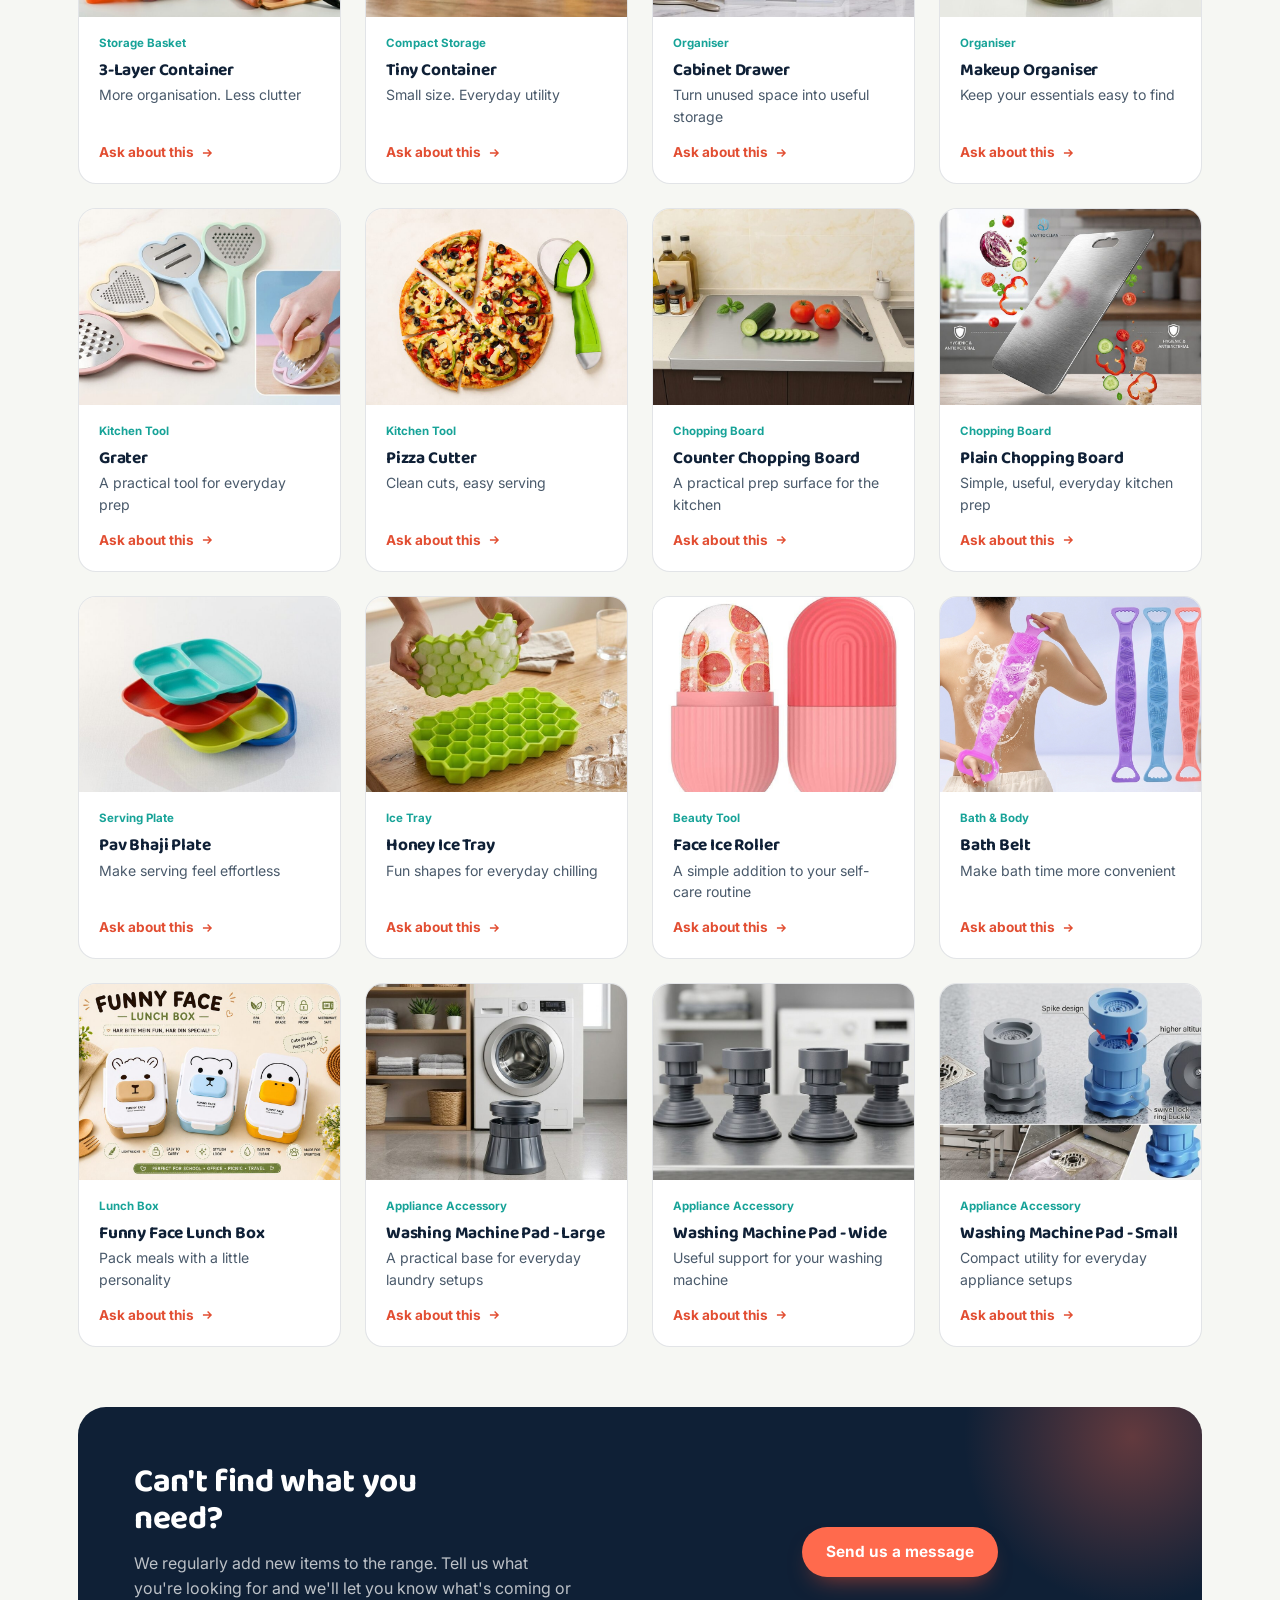
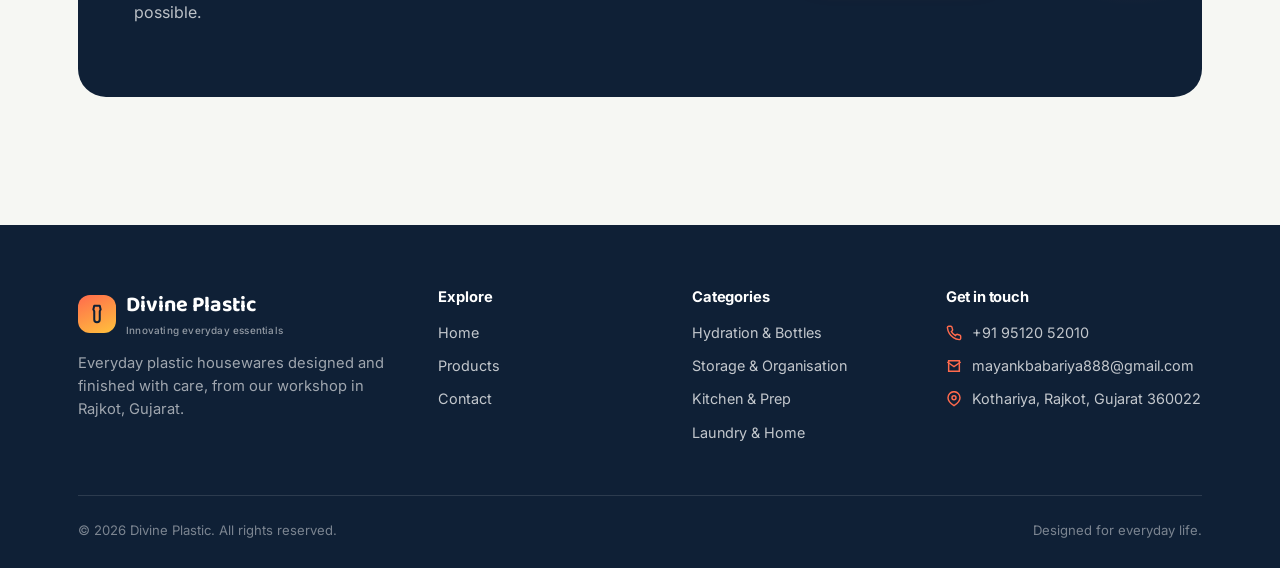
<file: products.html>
<!doctype html>
<html lang="en">
<head>
<meta charset="UTF-8">
<meta name="viewport" content="width=device-width, initial-scale=1.0">
<title>Products — Divine Plastic</title>
<meta name="description" content="Browse the full Divine Plastic range: hydration bottles, kitchen tools, storage and organisers, bath essentials, and laundry accessories.">
<link rel="canonical" href="https://www.divineplastic.example.com/products.html">

<meta property="og:type" content="website">
<meta property="og:title" content="Products — Divine Plastic">
<meta property="og:description" content="Browse the full Divine Plastic range: hydration bottles, kitchen tools, storage and organisers, bath essentials, and laundry accessories.">
<meta property="og:image" content="https://www.divineplastic.example.com/assets/lifestyle.jpg">
<meta property="og:url" content="https://www.divineplastic.example.com/products.html">
<meta property="og:site_name" content="Divine Plastic">
<meta name="twitter:card" content="summary_large_image">
<meta name="twitter:title" content="Products — Divine Plastic">
<meta name="twitter:description" content="24 everyday plastic essentials across five categories.">
<meta name="twitter:image" content="https://www.divineplastic.example.com/assets/lifestyle.jpg">

<link rel="preconnect" href="https://fonts.googleapis.com">
<link href="https://fonts.googleapis.com/css2?family=Baloo+2:wght@500;600;700;800&family=Inter:wght@400;500;600;700&display=swap" rel="stylesheet">
<link rel="stylesheet" href="css/style.css">
</head>
<body>

<header class="site-header">
  <div class="container">
    <a href="index.html" class="logo">
      <span class="mark">
        <svg viewBox="0 0 24 24" fill="none" stroke="#0F2036" stroke-width="2.2" stroke-linecap="round" stroke-linejoin="round"><path d="M9 3h6l1 4-1 2v9a3 3 0 0 1-3 3h0a3 3 0 0 1-3-3v-9L8 7z"/></svg>
      </span>
      <span>Divine Plastic<small>Innovating everyday essentials</small></span>
    </a>

    <nav class="main-nav" aria-label="Primary">
      <a href="index.html">Home</a>
      <a href="products.html" class="active">Products</a>
      <a href="contact.html">Contact</a>
    </nav>

    <div class="header-actions">
      <a class="phone-chip" href="tel:+919512052010">
        <svg viewBox="0 0 24 24" fill="none" stroke="currentColor" stroke-width="2.2"><path d="M22 16.92v3a2 2 0 0 1-2.18 2 19.79 19.79 0 0 1-8.63-3.07 19.5 19.5 0 0 1-6-6 19.79 19.79 0 0 1-3.07-8.67A2 2 0 0 1 4.11 2h3a2 2 0 0 1 2 1.72c.127.96.361 1.903.7 2.81a2 2 0 0 1-.45 2.11L8.09 9.91a16 16 0 0 0 6 6l1.27-1.27a2 2 0 0 1 2.11-.45c.907.339 1.85.573 2.81.7A2 2 0 0 1 22 16.92z"/></svg>
        +91 95120 52010
      </a>
      <a href="contact.html" class="btn btn-primary">Get in touch</a>
      <button class="nav-toggle" aria-label="Open menu" aria-expanded="false">
        <svg viewBox="0 0 24 24" fill="none" stroke="#16263B" stroke-width="2.2" stroke-linecap="round"><path d="M4 7h16M4 12h16M4 17h16"/></svg>
      </button>
    </div>
  </div>
</header>

<div class="mobile-nav">
  <a href="index.html">Home</a>
  <a href="products.html">Products</a>
  <a href="contact.html">Contact</a>
  <a class="phone-chip" href="tel:+919512052010">
    <svg viewBox="0 0 24 24" fill="none" stroke="currentColor" stroke-width="2.2"><path d="M22 16.92v3a2 2 0 0 1-2.18 2 19.79 19.79 0 0 1-8.63-3.07 19.5 19.5 0 0 1-6-6 19.79 19.79 0 0 1-3.07-8.67A2 2 0 0 1 4.11 2h3a2 2 0 0 1 2 1.72c.127.96.361 1.903.7 2.81a2 2 0 0 1-.45 2.11L8.09 9.91a16 16 0 0 0 6 6l1.27-1.27a2 2 0 0 1 2.11-.45c.907.339 1.85.573 2.81.7A2 2 0 0 1 22 16.92z"/></svg>
    +91 95120 52010
  </a>
  <a href="contact.html" class="btn btn-primary">Get in touch</a>
</div>

<main>
  <section class="page-header">
    <div class="container">
      <span class="kicker">The full range</span>
      <h1>Everything Divine Plastic makes, in one place</h1>
      <p>Twenty-four everyday products across five categories. Tap a filter to narrow things down, or browse the whole collection.</p>
    </div>
  </section>

  <section class="section-tight">
    <div class="container">
      <div class="filter-bar" role="group" aria-label="Filter products by category">
        <button class="filter-btn active" data-group="all">All products</button>
        <button class="filter-btn" data-group="hydration">Hydration &amp; Bottles</button>
        <button class="filter-btn" data-group="storage">Storage &amp; Organisation</button>
        <button class="filter-btn" data-group="kitchen">Kitchen &amp; Prep</button>
        <button class="filter-btn" data-group="bath">Bath &amp; Care</button>
        <button class="filter-btn" data-group="laundry">Laundry &amp; Home</button>
      </div>
      <p class="results-count" id="results-count"></p>
      <div class="product-grid" id="all-products-grid">
      <article class="product-card" data-group="hydration">
        <div class="thumb"><img src="assets/products/motivational-bottle.jpg" alt="Motivational Bottle" loading="lazy" width="1075" height="717"></div>
        <div class="body">
          <span class="tag">1 Litre</span>
          <h3>Motivational Bottle</h3>
          <p>Drink up. Keep going</p>
          <a class="enquire" href="contact.html?product=Motivational%20Bottle">
            Ask about this
            <svg viewBox="0 0 24 24" fill="none" stroke="currentColor" stroke-width="2.4"><path d="M5 12h14M13 6l6 6-6 6"/></svg>
          </a>
        </div>
      </article>
      <article class="product-card" data-group="hydration">
        <div class="thumb"><img src="assets/products/unicorn-bottle.jpg" alt="Unicorn Bottle" loading="lazy" width="1376" height="768"></div>
        <div class="body">
          <span class="tag">Kid's Bottle</span>
          <h3>Unicorn Bottle</h3>
          <p>Make hydration fun</p>
          <a class="enquire" href="contact.html?product=Unicorn%20Bottle">
            Ask about this
            <svg viewBox="0 0 24 24" fill="none" stroke="currentColor" stroke-width="2.4"><path d="M5 12h14M13 6l6 6-6 6"/></svg>
          </a>
        </div>
      </article>
      <article class="product-card" data-group="hydration">
        <div class="thumb"><img src="assets/products/space-bottle.jpg" alt="Space Bottle" loading="lazy" width="1376" height="768"></div>
        <div class="body">
          <span class="tag">Kid's Bottle</span>
          <h3>Space Bottle</h3>
          <p>Big imagination, easy hydration</p>
          <a class="enquire" href="contact.html?product=Space%20Bottle">
            Ask about this
            <svg viewBox="0 0 24 24" fill="none" stroke="currentColor" stroke-width="2.4"><path d="M5 12h14M13 6l6 6-6 6"/></svg>
          </a>
        </div>
      </article>
      <article class="product-card" data-group="hydration">
        <div class="thumb"><img src="assets/products/carnival-jug.jpg" alt="Carnival Water Jug" loading="lazy" width="1076" height="717"></div>
        <div class="body">
          <span class="tag">Kid's Bottle</span>
          <h3>Carnival Water Jug</h3>
          <p>Serve every day in style</p>
          <a class="enquire" href="contact.html?product=Carnival%20Water%20Jug">
            Ask about this
            <svg viewBox="0 0 24 24" fill="none" stroke="currentColor" stroke-width="2.4"><path d="M5 12h14M13 6l6 6-6 6"/></svg>
          </a>
        </div>
      </article>
      <article class="product-card" data-group="storage">
        <div class="thumb"><img src="assets/products/5in1-container.jpg" alt="5-in-1 Container" loading="lazy" width="1239" height="692"></div>
        <div class="body">
          <span class="tag">5 Compartments</span>
          <h3>5-in-1 Container</h3>
          <p>Keep everyday ingredients organised</p>
          <a class="enquire" href="contact.html?product=5-in-1%20Container">
            Ask about this
            <svg viewBox="0 0 24 24" fill="none" stroke="currentColor" stroke-width="2.4"><path d="M5 12h14M13 6l6 6-6 6"/></svg>
          </a>
        </div>
      </article>
      <article class="product-card" data-group="storage">
        <div class="thumb"><img src="assets/products/crisper-fridge-container.jpg" alt="Crisper Fridge Container" loading="lazy" width="1376" height="768"></div>
        <div class="body">
          <span class="tag">Food Storage</span>
          <h3>Crisper Fridge Container</h3>
          <p>A cleaner way to organise the fridge</p>
          <a class="enquire" href="contact.html?product=Crisper%20Fridge%20Container">
            Ask about this
            <svg viewBox="0 0 24 24" fill="none" stroke="currentColor" stroke-width="2.4"><path d="M5 12h14M13 6l6 6-6 6"/></svg>
          </a>
        </div>
      </article>
      <article class="product-card" data-group="storage">
        <div class="thumb"><img src="assets/products/fridge-container.jpg" alt="Fridge Container" loading="lazy" width="1239" height="692"></div>
        <div class="body">
          <span class="tag">Food Storage</span>
          <h3>Fridge Container</h3>
          <p>Bring order to your refrigerator</p>
          <a class="enquire" href="contact.html?product=Fridge%20Container">
            Ask about this
            <svg viewBox="0 0 24 24" fill="none" stroke="currentColor" stroke-width="2.4"><path d="M5 12h14M13 6l6 6-6 6"/></svg>
          </a>
        </div>
      </article>
      <article class="product-card" data-group="storage">
        <div class="thumb"><img src="assets/products/fridge-basket.jpg" alt="Fridge Basket" loading="lazy" width="1376" height="768"></div>
        <div class="body">
          <span class="tag">Storage Basket</span>
          <h3>Fridge Basket</h3>
          <p>Make every shelf work smarter</p>
          <a class="enquire" href="contact.html?product=Fridge%20Basket">
            Ask about this
            <svg viewBox="0 0 24 24" fill="none" stroke="currentColor" stroke-width="2.4"><path d="M5 12h14M13 6l6 6-6 6"/></svg>
          </a>
        </div>
      </article>
      <article class="product-card" data-group="storage">
        <div class="thumb"><img src="assets/products/3layer-container.jpg" alt="3-Layer Container" loading="lazy" width="1376" height="768"></div>
        <div class="body">
          <span class="tag">Storage Basket</span>
          <h3>3-Layer Container</h3>
          <p>More organisation. Less clutter</p>
          <a class="enquire" href="contact.html?product=3-Layer%20Container">
            Ask about this
            <svg viewBox="0 0 24 24" fill="none" stroke="currentColor" stroke-width="2.4"><path d="M5 12h14M13 6l6 6-6 6"/></svg>
          </a>
        </div>
      </article>
      <article class="product-card" data-group="storage">
        <div class="thumb"><img src="assets/products/tiny-container.jpg" alt="Tiny Container" loading="lazy" width="1076" height="717"></div>
        <div class="body">
          <span class="tag">Compact Storage</span>
          <h3>Tiny Container</h3>
          <p>Small size. Everyday utility</p>
          <a class="enquire" href="contact.html?product=Tiny%20Container">
            Ask about this
            <svg viewBox="0 0 24 24" fill="none" stroke="currentColor" stroke-width="2.4"><path d="M5 12h14M13 6l6 6-6 6"/></svg>
          </a>
        </div>
      </article>
      <article class="product-card" data-group="storage">
        <div class="thumb"><img src="assets/products/cabinet-drawer.jpg" alt="Cabinet Drawer" loading="lazy" width="1239" height="692"></div>
        <div class="body">
          <span class="tag">Organiser</span>
          <h3>Cabinet Drawer</h3>
          <p>Turn unused space into useful storage</p>
          <a class="enquire" href="contact.html?product=Cabinet%20Drawer">
            Ask about this
            <svg viewBox="0 0 24 24" fill="none" stroke="currentColor" stroke-width="2.4"><path d="M5 12h14M13 6l6 6-6 6"/></svg>
          </a>
        </div>
      </article>
      <article class="product-card" data-group="storage">
        <div class="thumb"><img src="assets/products/makeup-organiser.jpg" alt="Makeup Organiser" loading="lazy" width="1239" height="692"></div>
        <div class="body">
          <span class="tag">Organiser</span>
          <h3>Makeup Organiser</h3>
          <p>Keep your essentials easy to find</p>
          <a class="enquire" href="contact.html?product=Makeup%20Organiser">
            Ask about this
            <svg viewBox="0 0 24 24" fill="none" stroke="currentColor" stroke-width="2.4"><path d="M5 12h14M13 6l6 6-6 6"/></svg>
          </a>
        </div>
      </article>
      <article class="product-card" data-group="kitchen">
        <div class="thumb"><img src="assets/products/grater.jpg" alt="Grater" loading="lazy" width="1239" height="692"></div>
        <div class="body">
          <span class="tag">Kitchen Tool</span>
          <h3>Grater</h3>
          <p>A practical tool for everyday prep</p>
          <a class="enquire" href="contact.html?product=Grater">
            Ask about this
            <svg viewBox="0 0 24 24" fill="none" stroke="currentColor" stroke-width="2.4"><path d="M5 12h14M13 6l6 6-6 6"/></svg>
          </a>
        </div>
      </article>
      <article class="product-card" data-group="kitchen">
        <div class="thumb"><img src="assets/products/pizza-cutter.jpg" alt="Pizza Cutter" loading="lazy" width="1076" height="717"></div>
        <div class="body">
          <span class="tag">Kitchen Tool</span>
          <h3>Pizza Cutter</h3>
          <p>Clean cuts, easy serving</p>
          <a class="enquire" href="contact.html?product=Pizza%20Cutter">
            Ask about this
            <svg viewBox="0 0 24 24" fill="none" stroke="currentColor" stroke-width="2.4"><path d="M5 12h14M13 6l6 6-6 6"/></svg>
          </a>
        </div>
      </article>
      <article class="product-card" data-group="kitchen">
        <div class="thumb"><img src="assets/products/counter-chopping-board.jpg" alt="Counter Chopping Board" loading="lazy" width="1239" height="692"></div>
        <div class="body">
          <span class="tag">Chopping Board</span>
          <h3>Counter Chopping Board</h3>
          <p>A practical prep surface for the kitchen</p>
          <a class="enquire" href="contact.html?product=Counter%20Chopping%20Board">
            Ask about this
            <svg viewBox="0 0 24 24" fill="none" stroke="currentColor" stroke-width="2.4"><path d="M5 12h14M13 6l6 6-6 6"/></svg>
          </a>
        </div>
      </article>
      <article class="product-card" data-group="kitchen">
        <div class="thumb"><img src="assets/products/plain-chopping-board.jpg" alt="Plain Chopping Board" loading="lazy" width="1076" height="717"></div>
        <div class="body">
          <span class="tag">Chopping Board</span>
          <h3>Plain Chopping Board</h3>
          <p>Simple, useful, everyday kitchen prep</p>
          <a class="enquire" href="contact.html?product=Plain%20Chopping%20Board">
            Ask about this
            <svg viewBox="0 0 24 24" fill="none" stroke="currentColor" stroke-width="2.4"><path d="M5 12h14M13 6l6 6-6 6"/></svg>
          </a>
        </div>
      </article>
      <article class="product-card" data-group="kitchen">
        <div class="thumb"><img src="assets/products/pav-bhaji-plate.jpg" alt="Pav Bhaji Plate" loading="lazy" width="1376" height="768"></div>
        <div class="body">
          <span class="tag">Serving Plate</span>
          <h3>Pav Bhaji Plate</h3>
          <p>Make serving feel effortless</p>
          <a class="enquire" href="contact.html?product=Pav%20Bhaji%20Plate">
            Ask about this
            <svg viewBox="0 0 24 24" fill="none" stroke="currentColor" stroke-width="2.4"><path d="M5 12h14M13 6l6 6-6 6"/></svg>
          </a>
        </div>
      </article>
      <article class="product-card" data-group="kitchen">
        <div class="thumb"><img src="assets/products/honey-ice-tray.jpg" alt="Honey Ice Tray" loading="lazy" width="1239" height="692"></div>
        <div class="body">
          <span class="tag">Ice Tray</span>
          <h3>Honey Ice Tray</h3>
          <p>Fun shapes for everyday chilling</p>
          <a class="enquire" href="contact.html?product=Honey%20Ice%20Tray">
            Ask about this
            <svg viewBox="0 0 24 24" fill="none" stroke="currentColor" stroke-width="2.4"><path d="M5 12h14M13 6l6 6-6 6"/></svg>
          </a>
        </div>
      </article>
      <article class="product-card" data-group="bath">
        <div class="thumb"><img src="assets/products/face-ice-roller.jpeg" alt="Face Ice Roller" loading="lazy" width="1376" height="768"></div>
        <div class="body">
          <span class="tag">Beauty Tool</span>
          <h3>Face Ice Roller</h3>
          <p>A simple addition to your self-care routine</p>
          <a class="enquire" href="contact.html?product=Face%20Ice%20Roller">
            Ask about this
            <svg viewBox="0 0 24 24" fill="none" stroke="currentColor" stroke-width="2.4"><path d="M5 12h14M13 6l6 6-6 6"/></svg>
          </a>
        </div>
      </article>
      <article class="product-card" data-group="bath">
        <div class="thumb"><img src="assets/products/bath-belt.png" alt="Bath Belt" loading="lazy" width="1376" height="768"></div>
        <div class="body">
          <span class="tag">Bath & Body</span>
          <h3>Bath Belt</h3>
          <p>Make bath time more convenient</p>
          <a class="enquire" href="contact.html?product=Bath%20Belt">
            Ask about this
            <svg viewBox="0 0 24 24" fill="none" stroke="currentColor" stroke-width="2.4"><path d="M5 12h14M13 6l6 6-6 6"/></svg>
          </a>
        </div>
      </article>
      <article class="product-card" data-group="kitchen">
        <div class="thumb"><img src="assets/products/funny-face-lunchbox.jpg" alt="Funny Face Lunch Box" loading="lazy" width="1076" height="717"></div>
        <div class="body">
          <span class="tag">Lunch Box</span>
          <h3>Funny Face Lunch Box</h3>
          <p>Pack meals with a little personality</p>
          <a class="enquire" href="contact.html?product=Funny%20Face%20Lunch%20Box">
            Ask about this
            <svg viewBox="0 0 24 24" fill="none" stroke="currentColor" stroke-width="2.4"><path d="M5 12h14M13 6l6 6-6 6"/></svg>
          </a>
        </div>
      </article>
      <article class="product-card" data-group="laundry">
        <div class="thumb"><img src="assets/products/washing-machine-pad-large.jpg" alt="Washing Machine Pad - Large" loading="lazy" width="1239" height="692"></div>
        <div class="body">
          <span class="tag">Appliance Accessory</span>
          <h3>Washing Machine Pad - Large</h3>
          <p>A practical base for everyday laundry setups</p>
          <a class="enquire" href="contact.html?product=Washing%20Machine%20Pad%20-%20Large">
            Ask about this
            <svg viewBox="0 0 24 24" fill="none" stroke="currentColor" stroke-width="2.4"><path d="M5 12h14M13 6l6 6-6 6"/></svg>
          </a>
        </div>
      </article>
      <article class="product-card" data-group="laundry">
        <div class="thumb"><img src="assets/products/washing-machine-pad-wide.jpg" alt="Washing Machine Pad - Wide" loading="lazy" width="1239" height="692"></div>
        <div class="body">
          <span class="tag">Appliance Accessory</span>
          <h3>Washing Machine Pad - Wide</h3>
          <p>Useful support for your washing machine</p>
          <a class="enquire" href="contact.html?product=Washing%20Machine%20Pad%20-%20Wide">
            Ask about this
            <svg viewBox="0 0 24 24" fill="none" stroke="currentColor" stroke-width="2.4"><path d="M5 12h14M13 6l6 6-6 6"/></svg>
          </a>
        </div>
      </article>
      <article class="product-card" data-group="laundry">
        <div class="thumb"><img src="assets/products/washing-machine-pad-small.jpg" alt="Washing Machine Pad - Small" loading="lazy" width="1239" height="692"></div>
        <div class="body">
          <span class="tag">Appliance Accessory</span>
          <h3>Washing Machine Pad - Small</h3>
          <p>Compact utility for everyday appliance setups</p>
          <a class="enquire" href="contact.html?product=Washing%20Machine%20Pad%20-%20Small">
            Ask about this
            <svg viewBox="0 0 24 24" fill="none" stroke="currentColor" stroke-width="2.4"><path d="M5 12h14M13 6l6 6-6 6"/></svg>
          </a>
        </div>
      </article>
      </div>
    </div>
  </section>

  <section class="section" style="padding-top:0;">
    <div class="container">
      <div class="cta-banner">
        <div>
          <h2>Can't find what you need?</h2>
          <p>We regularly add new items to the range. Tell us what you're looking for and we'll let you know what's coming or possible.</p>
        </div>
        <div class="actions">
          <a href="contact.html" class="btn btn-primary">Send us a message</a>
        </div>
      </div>
    </div>
  </section>
</main>

<footer class="site-footer">
  <div class="container">
    <div class="footer-grid">
      <div>
        <span class="logo">
          <span class="mark">
            <svg viewBox="0 0 24 24" fill="none" stroke="#0F2036" stroke-width="2.2" stroke-linecap="round" stroke-linejoin="round"><path d="M9 3h6l1 4-1 2v9a3 3 0 0 1-3 3h0a3 3 0 0 1-3-3v-9L8 7z"/></svg>
          </span>
          <span>Divine Plastic<small>Innovating everyday essentials</small></span>
        </span>
        <p>Everyday plastic housewares designed and finished with care, from our workshop in Rajkot, Gujarat.</p>
      </div>
      <div class="footer-col">
        <h4>Explore</h4>
        <ul>
          <li><a href="index.html">Home</a></li>
          <li><a href="products.html">Products</a></li>
          <li><a href="contact.html">Contact</a></li>
        </ul>
      </div>
      <div class="footer-col">
        <h4>Categories</h4>
        <ul>
          <li><a href="products.html?category=hydration">Hydration &amp; Bottles</a></li>
          <li><a href="products.html?category=storage">Storage &amp; Organisation</a></li>
          <li><a href="products.html?category=kitchen">Kitchen &amp; Prep</a></li>
          <li><a href="products.html?category=laundry">Laundry &amp; Home</a></li>
        </ul>
      </div>
      <div class="footer-col">
        <h4>Get in touch</h4>
        <ul>
          <li class="contact-line">
            <svg viewBox="0 0 24 24" fill="none" stroke="currentColor" stroke-width="2.2"><path d="M22 16.92v3a2 2 0 0 1-2.18 2 19.79 19.79 0 0 1-8.63-3.07 19.5 19.5 0 0 1-6-6 19.79 19.79 0 0 1-3.07-8.67A2 2 0 0 1 4.11 2h3a2 2 0 0 1 2 1.72c.127.96.361 1.903.7 2.81a2 2 0 0 1-.45 2.11L8.09 9.91a16 16 0 0 0 6 6l1.27-1.27a2 2 0 0 1 2.11-.45c.907.339 1.85.573 2.81.7A2 2 0 0 1 22 16.92z"/></svg>
            <a href="tel:+919512052010">+91 95120 52010</a>
          </li>
          <li class="contact-line">
            <svg viewBox="0 0 24 24" fill="none" stroke="currentColor" stroke-width="2.2"><path d="M4 4h16v16H4z"/><path d="M22 6l-10 7L2 6"/></svg>
            <a href="mailto:mayankbabariya888@gmail.com">mayankbabariya888@gmail.com</a>
          </li>
          <li class="contact-line">
            <svg viewBox="0 0 24 24" fill="none" stroke="currentColor" stroke-width="2.2"><path d="M21 10c0 6-9 12-9 12s-9-6-9-12a9 9 0 0 1 18 0z"/><circle cx="12" cy="10" r="3"/></svg>
            <span>Kothariya, Rajkot, Gujarat 360022</span>
          </li>
        </ul>
      </div>
    </div>
    <div class="footer-bottom">
      <span>© 2026 Divine Plastic. All rights reserved.</span>
      <span>Designed for everyday life.</span>
    </div>
  </div>
</footer>

<script src="js/main.js"></script>
</body>
</html>
</file>
<file: css/style.css>
/* ===========================================================
   Divine Plastic — stylesheet
   Type: Baloo 2 (display, rounded — echoes molded plastic forms)
         Inter (body/UI)
   Palette: paper #F6F7F3, ink #14263B, coral #FF6A4D,
            teal #17A398, sun #FFC23C, navy #0F2036
   =========================================================== */

:root{
  --paper: #F6F7F3;
  --paper-dim: #EDEFE8;
  --ink: #16263B;
  --ink-soft: #4A5A6B;
  --navy: #0F2036;
  --coral: #FF6A4D;
  --coral-dark: #E24E32;
  --teal: #17A398;
  --sun: #FFC23C;
  --line: rgba(20,38,58,0.12);
  --white: #FFFFFF;
  --radius-lg: 28px;
  --radius-md: 18px;
  --radius-sm: 10px;
  --shadow: 0 18px 40px -22px rgba(15,32,54,0.35);
  --container: 1180px;
}

*, *::before, *::after{ box-sizing: border-box; }

html{ scroll-behavior: smooth; }

body{
  margin: 0;
  background: var(--paper);
  color: var(--ink);
  font-family: "Inter", -apple-system, BlinkMacSystemFont, "Segoe UI", sans-serif;
  font-size: 16px;
  line-height: 1.55;
  -webkit-font-smoothing: antialiased;
}

h1, h2, h3, h4{
  font-family: "Baloo 2", "Inter", sans-serif;
  color: var(--navy);
  margin: 0 0 0.4em;
  line-height: 1.12;
  letter-spacing: -0.01em;
}

p{ margin: 0 0 1em; max-width: 62ch; }
a{ color: inherit; text-decoration: none; }
img{ max-width: 100%; display: block; }
ul{ margin: 0; padding: 0; list-style: none; }
button{ font: inherit; cursor: pointer; }

.container{
  max-width: var(--container);
  margin: 0 auto;
  padding: 0 28px;
}

:focus-visible{
  outline: 3px solid var(--coral);
  outline-offset: 3px;
}

@media (prefers-reduced-motion: reduce){
  *{ animation-duration: 0.001ms !important; animation-iteration-count: 1 !important; transition-duration: 0.001ms !important; scroll-behavior: auto !important; }
}

/* ---------- Header ---------- */
.site-header{
  position: sticky;
  top: 0;
  z-index: 50;
  background: rgba(246,247,243,0.92);
  backdrop-filter: blur(10px);
  border-bottom: 1px solid var(--line);
}

.site-header .container{
  display: flex;
  align-items: center;
  justify-content: space-between;
  height: 78px;
}

.logo{
  display: flex;
  align-items: center;
  gap: 10px;
  font-family: "Baloo 2", sans-serif;
  font-weight: 700;
  font-size: 1.35rem;
  color: var(--navy);
}
.logo .mark{
  width: 38px; height: 38px;
  border-radius: 12px;
  background: linear-gradient(155deg, var(--coral), var(--sun));
  display: grid;
  place-items: center;
  flex-shrink: 0;
}
.logo .mark svg{ width: 22px; height: 22px; }
.logo small{
  display: block;
  font-family: "Inter", sans-serif;
  font-weight: 500;
  font-size: 0.62rem;
  color: var(--ink-soft);
  letter-spacing: 0.02em;
}

.main-nav{ display: flex; align-items: center; gap: 6px; }
.main-nav a{
  padding: 10px 16px;
  border-radius: 999px;
  font-weight: 600;
  font-size: 0.96rem;
  color: var(--ink-soft);
  transition: background 0.15s ease, color 0.15s ease;
}
.main-nav a:hover{ background: var(--paper-dim); color: var(--ink); }
.main-nav a.active{ background: var(--navy); color: var(--white); }

.header-actions{ display: flex; align-items: center; gap: 14px; }
.phone-chip{
  display: flex;
  align-items: center;
  gap: 8px;
  font-weight: 600;
  font-size: 0.92rem;
  color: var(--navy);
}
.phone-chip svg{ width: 17px; height: 17px; color: var(--coral); }

.btn{
  display: inline-flex;
  align-items: center;
  justify-content: center;
  gap: 8px;
  padding: 13px 24px;
  border-radius: 999px;
  font-weight: 700;
  font-size: 0.96rem;
  border: none;
  transition: transform 0.15s ease, box-shadow 0.15s ease, background 0.15s ease;
  white-space: nowrap;
}
.btn-primary{ background: var(--coral); color: var(--white); box-shadow: 0 12px 24px -12px rgba(226,78,50,0.7); }
.btn-primary:hover{ background: var(--coral-dark); transform: translateY(-1px); }
.btn-dark{ background: var(--navy); color: var(--white); }
.btn-dark:hover{ background: #0a1626; transform: translateY(-1px); }
.btn-ghost{ background: transparent; color: var(--navy); border: 1.5px solid var(--line); }
.btn-ghost:hover{ border-color: var(--navy); }
.btn-ghost.on-dark{ color: var(--white); border-color: rgba(255,255,255,0.35); }
.btn-ghost.on-dark:hover{ border-color: var(--white); }

.nav-toggle{
  display: none;
  width: 44px; height: 44px;
  border-radius: 12px;
  border: 1.5px solid var(--line);
  background: var(--white);
  align-items: center;
  justify-content: center;
}
.nav-toggle svg{ width: 20px; height: 20px; }

/* ---------- Hero ---------- */
.hero{
  padding: 76px 0 90px;
}
.hero .container{
  display: grid;
  grid-template-columns: 1.05fr 0.95fr;
  gap: 56px;
  align-items: center;
}
.hero-eyebrow{
  display: inline-flex;
  align-items: center;
  gap: 8px;
  color: var(--coral-dark);
  font-weight: 700;
  font-size: 0.85rem;
  margin-bottom: 18px;
}
.hero-eyebrow::before{
  content:"";
  width: 8px; height: 8px;
  border-radius: 50%;
  background: var(--coral);
}
.hero h1{
  font-size: clamp(2.4rem, 4.2vw, 3.55rem);
  font-weight: 700;
  max-width: 12ch;
}
.hero .lede{
  font-size: 1.15rem;
  color: var(--ink-soft);
  max-width: 46ch;
  margin-bottom: 30px;
}
.hero-ctas{ display: flex; gap: 14px; flex-wrap: wrap; margin-bottom: 34px; }
.hero-stats{ display: flex; gap: 34px; flex-wrap: wrap; }
.hero-stats div strong{
  display: block;
  font-family: "Baloo 2", sans-serif;
  font-size: 1.7rem;
  color: var(--navy);
}
.hero-stats div span{ font-size: 0.88rem; color: var(--ink-soft); }

.hero-media{ position: relative; }
.hero-media .frame{
  border-radius: var(--radius-lg);
  overflow: hidden;
  box-shadow: var(--shadow);
  transform: rotate(1.4deg);
}
.hero-media .frame img{ width: 100%; height: 460px; object-fit: cover; }
.hero-media .float-card{
  position: absolute;
  bottom: -26px;
  left: -30px;
  background: var(--white);
  border-radius: var(--radius-md);
  padding: 16px 20px;
  box-shadow: var(--shadow);
  display: flex;
  align-items: center;
  gap: 12px;
  transform: rotate(-2deg);
}
.hero-media .float-card .dot{
  width: 44px; height: 44px;
  border-radius: 50%;
  background: var(--teal);
  display: grid; place-items: center;
  color: var(--white);
  flex-shrink: 0;
}
.hero-media .float-card .dot svg{ width: 22px; height: 22px; }
.hero-media .float-card strong{ display:block; font-size: 0.95rem; color: var(--navy); }
.hero-media .float-card span{ font-size: 0.82rem; color: var(--ink-soft); }

/* ---------- Trust strip ---------- */
.trust{
  border-top: 1px solid var(--line);
  border-bottom: 1px solid var(--line);
  background: var(--white);
}
.trust .container{
  display: grid;
  grid-template-columns: repeat(3, 1fr);
  gap: 0;
}
.trust-item{
  display: flex;
  gap: 16px;
  align-items: flex-start;
  padding: 34px 26px;
  border-left: 1px solid var(--line);
}
.trust-item:first-child{ border-left: none; padding-left: 0; }
.trust-item .icon{
  width: 46px; height: 46px;
  border-radius: 13px;
  display: grid; place-items: center;
  flex-shrink: 0;
  color: var(--white);
}
.trust-item .icon svg{ width: 24px; height: 24px; }
.trust-item h3{ font-size: 1.05rem; margin-bottom: 4px; }
.trust-item p{ font-size: 0.92rem; color: var(--ink-soft); margin: 0; }

/* ---------- Section shells ---------- */
.section{ padding: 88px 0; }
.section-tight{ padding: 60px 0; }
.section-head{
  display: flex;
  justify-content: space-between;
  align-items: flex-end;
  gap: 30px;
  margin-bottom: 44px;
}
.section-head h2{ font-size: clamp(1.7rem, 2.6vw, 2.3rem); max-width: 14ch; }
.section-head p{ color: var(--ink-soft); margin: 8px 0 0; }
.section-head .link-more{
  font-weight: 700;
  color: var(--coral-dark);
  display: inline-flex;
  align-items: center;
  gap: 6px;
  white-space: nowrap;
  padding-bottom: 6px;
}
.section-head .link-more svg{ width: 16px; height: 16px; }

/* ---------- Category tiles ---------- */
.cat-grid{
  display: grid;
  grid-template-columns: repeat(4, 1fr);
  gap: 22px;
}
.cat-tile{
  position: relative;
  border-radius: var(--radius-md);
  overflow: hidden;
  aspect-ratio: 3/3.6;
  display: block;
  isolation: isolate;
}
.cat-tile img{ width: 100%; height: 100%; object-fit: cover; transition: transform 0.4s ease; }
.cat-tile::after{
  content:"";
  position: absolute; inset: 0;
  background: linear-gradient(0deg, rgba(15,32,54,0.86) 0%, rgba(15,32,54,0.15) 55%, rgba(15,32,54,0) 100%);
}
.cat-tile:hover img{ transform: scale(1.06); }
.cat-tile .label{
  position: absolute;
  left: 18px; right: 18px; bottom: 16px;
  z-index: 2;
  color: var(--white);
}
.cat-tile .label strong{ display: block; font-family: "Baloo 2", sans-serif; font-size: 1.1rem; }
.cat-tile .label span{ font-size: 0.82rem; color: rgba(255,255,255,0.78); }

/* ---------- Product cards & grid ---------- */
.product-grid{
  display: grid;
  grid-template-columns: repeat(4, 1fr);
  gap: 24px;
}
.product-card{
  background: var(--white);
  border-radius: var(--radius-md);
  overflow: hidden;
  border: 1px solid var(--line);
  transition: box-shadow 0.2s ease, transform 0.2s ease;
  display: flex;
  flex-direction: column;
}
.product-card:hover{ box-shadow: var(--shadow); transform: translateY(-3px); }
.product-card .thumb{
  aspect-ratio: 4/3;
  overflow: hidden;
  background: var(--paper-dim);
}
.product-card .thumb img{ width: 100%; height: 100%; object-fit: cover; }
.product-card .body{ padding: 18px 20px 20px; flex: 1; display: flex; flex-direction: column; }
.product-card .tag{
  font-size: 0.72rem;
  font-weight: 700;
  color: var(--teal);
  margin-bottom: 8px;
}
.product-card h3{ font-size: 1.08rem; margin-bottom: 4px; }
.product-card p{ font-size: 0.88rem; color: var(--ink-soft); margin-bottom: 14px; }
.product-card .enquire{
  margin-top: auto;
  font-size: 0.85rem;
  font-weight: 700;
  color: var(--coral-dark);
  display: inline-flex;
  align-items: center;
  gap: 6px;
}
.product-card .enquire svg{ width: 14px; height: 14px; }

/* ---------- CTA banner ---------- */
.cta-banner{
  background: var(--navy);
  border-radius: var(--radius-lg);
  padding: 56px;
  display: grid;
  grid-template-columns: 1.3fr 0.7fr;
  gap: 30px;
  align-items: center;
  position: relative;
  overflow: hidden;
}
.cta-banner::before{
  content:"";
  position: absolute;
  width: 340px; height: 340px;
  border-radius: 50%;
  background: radial-gradient(circle, rgba(255,106,77,0.35), transparent 70%);
  top: -140px; right: -100px;
}
.cta-banner h2{ color: var(--white); max-width: 16ch; font-size: clamp(1.6rem, 2.6vw, 2.1rem); }
.cta-banner p{ color: rgba(255,255,255,0.72); max-width: 44ch; }
.cta-banner .actions{ display: flex; gap: 14px; flex-wrap: wrap; position: relative; z-index: 1; }

/* ---------- Footer ---------- */
.site-footer{
  background: var(--navy);
  color: rgba(255,255,255,0.75);
  padding: 64px 0 28px;
  margin-top: 40px;
}
.footer-grid{
  display: grid;
  grid-template-columns: 1.5fr 1fr 1fr 1.2fr;
  gap: 40px;
  padding-bottom: 40px;
  border-bottom: 1px solid rgba(255,255,255,0.12);
}
.footer-grid .logo{ color: var(--white); margin-bottom: 14px; }
.footer-grid .logo small{ color: rgba(255,255,255,0.55); }
.footer-grid p{ font-size: 0.92rem; color: rgba(255,255,255,0.6); }
.footer-col h4{ color: var(--white); font-size: 0.92rem; margin-bottom: 16px; font-family: "Inter", sans-serif; font-weight: 700; }
.footer-col li{ margin-bottom: 11px; font-size: 0.9rem; }
.footer-col a:hover{ color: var(--white); }
.footer-col .contact-line{ display: flex; gap: 10px; align-items: flex-start; }
.footer-col .contact-line svg{ width: 16px; height: 16px; margin-top: 3px; color: var(--coral); flex-shrink: 0; }
.footer-bottom{
  display: flex;
  justify-content: space-between;
  padding-top: 24px;
  font-size: 0.82rem;
  color: rgba(255,255,255,0.45);
  flex-wrap: wrap;
  gap: 10px;
}

/* ---------- Page header (products/contact) ---------- */
.page-header{
  padding: 56px 0 40px;
  border-bottom: 1px solid var(--line);
}
.page-header .kicker{ color: var(--coral-dark); font-weight: 700; font-size: 0.85rem; margin-bottom: 10px; display:block; }
.page-header h1{ font-size: clamp(2rem, 3.4vw, 2.7rem); max-width: 18ch; }
.page-header p{ color: var(--ink-soft); font-size: 1.05rem; max-width: 60ch; }

/* ---------- Filters ---------- */
.filter-bar{
  display: flex;
  gap: 10px;
  flex-wrap: wrap;
  margin: 36px 0 40px;
}
.filter-btn{
  padding: 11px 20px;
  border-radius: 999px;
  border: 1.5px solid var(--line);
  background: var(--white);
  font-weight: 600;
  font-size: 0.9rem;
  color: var(--ink-soft);
  transition: all 0.15s ease;
}
.filter-btn:hover{ border-color: var(--navy); color: var(--navy); }
.filter-btn.active{ background: var(--navy); border-color: var(--navy); color: var(--white); }
.results-count{ color: var(--ink-soft); font-size: 0.9rem; margin-bottom: 24px; }

/* ---------- Contact page ---------- */
.contact-layout{
  display: grid;
  grid-template-columns: 0.85fr 1.15fr;
  gap: 48px;
  align-items: start;
}
.contact-card{
  background: var(--white);
  border: 1px solid var(--line);
  border-radius: var(--radius-lg);
  padding: 34px;
}
.contact-detail{
  display: flex;
  gap: 16px;
  padding: 18px 0;
  border-bottom: 1px solid var(--line);
}
.contact-detail:last-child{ border-bottom: none; padding-bottom: 0; }
.contact-detail:first-child{ padding-top: 0; }
.contact-detail .icon{
  width: 44px; height: 44px;
  border-radius: 12px;
  background: var(--paper-dim);
  display: grid; place-items: center;
  flex-shrink: 0;
  color: var(--coral-dark);
}
.contact-detail .icon svg{ width: 20px; height: 20px; }
.contact-detail h3{ font-size: 0.95rem; margin-bottom: 4px; }
.contact-detail a, .contact-detail span{ color: var(--ink-soft); font-size: 0.94rem; }
.contact-detail a:hover{ color: var(--coral-dark); }

.hours-card{
  margin-top: 22px;
  background: var(--navy);
  border-radius: var(--radius-lg);
  padding: 30px 34px;
  color: var(--white);
}
.hours-card h3{ color: var(--white); font-size: 1rem; margin-bottom: 14px; }
.hours-row{ display: flex; justify-content: space-between; font-size: 0.92rem; padding: 8px 0; border-bottom: 1px solid rgba(255,255,255,0.14); color: rgba(255,255,255,0.85); }
.hours-row:last-child{ border-bottom: none; }

.form-card{
  background: var(--white);
  border: 1px solid var(--line);
  border-radius: var(--radius-lg);
  padding: 40px;
}
.form-card h2{ font-size: 1.5rem; margin-bottom: 6px; }
.form-card > p{ color: var(--ink-soft); margin-bottom: 28px; }
.field-row{ display: grid; grid-template-columns: 1fr 1fr; gap: 18px; }
.field{ margin-bottom: 20px; }
.field label{ display: block; font-size: 0.86rem; font-weight: 700; color: var(--navy); margin-bottom: 8px; }
.field input, .field select, .field textarea{
  width: 100%;
  padding: 13px 16px;
  border-radius: var(--radius-sm);
  border: 1.5px solid var(--line);
  background: var(--paper);
  font: inherit;
  color: var(--ink);
  transition: border-color 0.15s ease;
}
.field input:focus, .field select:focus, .field textarea:focus{
  border-color: var(--teal);
  outline: none;
}
.field textarea{ resize: vertical; min-height: 120px; }
.form-note{ font-size: 0.82rem; color: var(--ink-soft); margin-top: 14px; }
.form-success{
  display: none;
  background: rgba(23,163,152,0.12);
  border: 1.5px solid var(--teal);
  color: #0d6b62;
  padding: 14px 18px;
  border-radius: var(--radius-sm);
  font-size: 0.9rem;
  margin-bottom: 20px;
  font-weight: 600;
}
.form-success.show{ display: block; }

.map-embed{
  margin-top: 48px;
  border-radius: var(--radius-lg);
  overflow: hidden;
  border: 1px solid var(--line);
  height: 340px;
}
.map-embed iframe{ width: 100%; height: 100%; border: 0; }

/* ---------- Mobile ---------- */
@media (max-width: 980px){
  .hero .container{ grid-template-columns: 1fr; }
  .hero-media{ order: -1; }
  .hero-media .frame img{ height: 320px; }
  .trust .container{ grid-template-columns: 1fr; }
  .trust-item{ border-left: none; border-top: 1px solid var(--line); padding-left: 0; }
  .trust-item:first-child{ border-top: none; }
  .cat-grid{ grid-template-columns: repeat(2, 1fr); }
  .product-grid{ grid-template-columns: repeat(2, 1fr); }
  .cta-banner{ grid-template-columns: 1fr; text-align: left; padding: 40px 28px; }
  .footer-grid{ grid-template-columns: 1fr 1fr; }
  .contact-layout{ grid-template-columns: 1fr; }
  .field-row{ grid-template-columns: 1fr; }
}

@media (max-width: 720px){
  .main-nav, .header-actions .phone-chip, .header-actions .btn{ display: none; }
  .nav-toggle{ display: flex; }
  .header-actions{ gap: 10px; }
  .header-actions .btn-primary.mobile-visible{ display: inline-flex; padding: 10px 16px; font-size: 0.85rem; }
  .hero{ padding: 46px 0 60px; }
  .hero-stats{ gap: 22px; }
  .section{ padding: 60px 0; }
  .cat-grid{ grid-template-columns: 1fr 1fr; }
  .product-grid{ grid-template-columns: 1fr; }
  .footer-grid{ grid-template-columns: 1fr; gap: 30px; }
  .form-card{ padding: 26px; }
  .contact-card{ padding: 26px; }

  body.nav-open .mobile-nav{ display: flex; }
}

.mobile-nav{
  display: none;
  position: fixed;
  inset: 78px 0 0 0;
  background: var(--paper);
  z-index: 49;
  flex-direction: column;
  padding: 20px 28px;
  gap: 4px;
  overflow-y: auto;
}
.mobile-nav a{
  padding: 16px 4px;
  font-size: 1.15rem;
  font-weight: 700;
  border-bottom: 1px solid var(--line);
  color: var(--navy);
}
.mobile-nav .btn{ margin-top: 20px; }
.mobile-nav .phone-chip{ margin-top: 18px; font-size: 1rem; }
</file>
